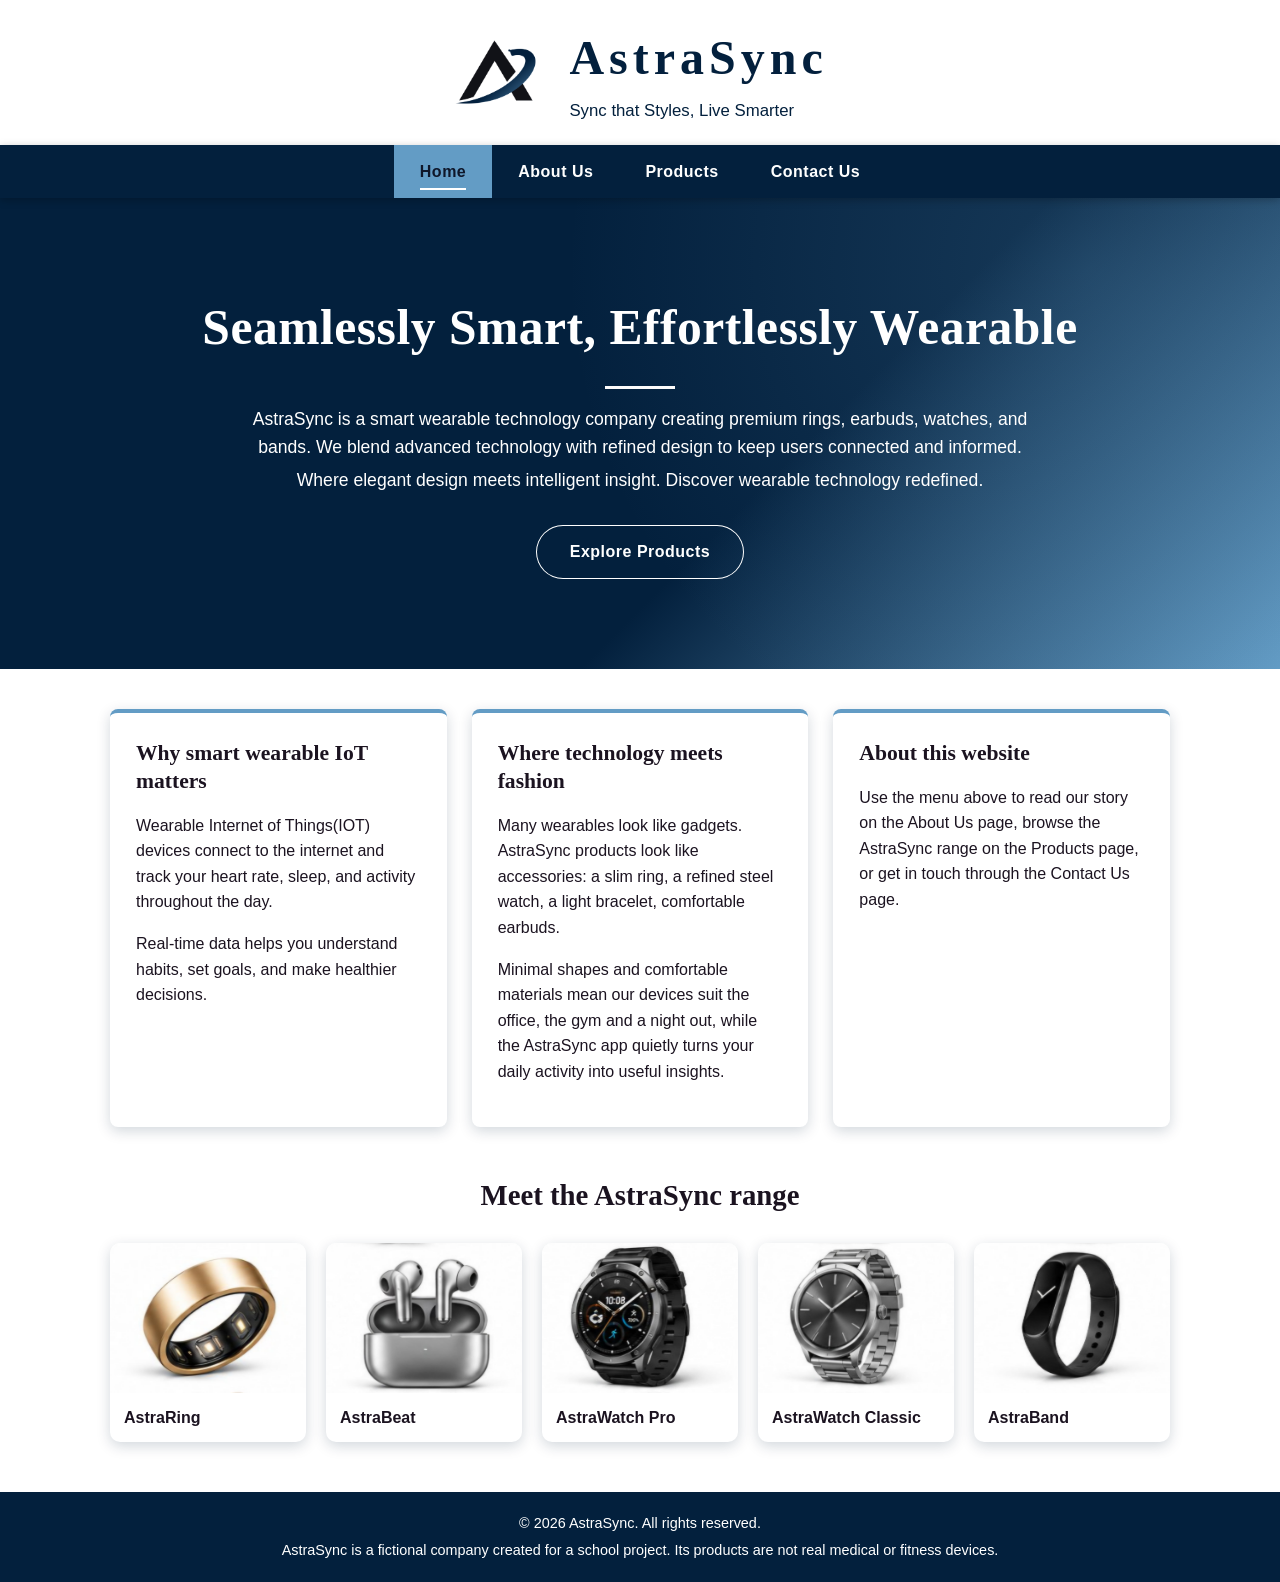
<file: index.html>
<!DOCTYPE html>                                                                                    
<html lang="en">                                                                                   
<head>                                                              <!-- Holds page information that is not shown on screen -->
  <meta charset="UTF-8">                                            <!-- Lets the browser display all characters correctly -->
  <meta name="viewport" content="width=device-width, initial-scale=1.0">                                    <!-- Makes the page fit phone and laptop screens -->
  <title>AstraSync | Home</title>                                   <!-- Text shown on the browser tab -->
  <link rel="stylesheet" href="style.css">                          <!-- Links the external stylesheet (style.css) -->
</head>                                                                                            
<body>                                                              <!-- Everything visible on the page goes inside body -->

  <header>                                                          <!-- HEADER: top banner with logo, company name and tagline (same on every page) -->
    <img src="images/astrasync-icon-large-transparent.png" alt="AstraSync logo" class="logo">               <!-- COMPANY LOGO. Put your logo file in the images folder. CLASS SELECTOR used here: .logo -->
    <div>                                                           <!-- Groups the company name and tagline together -->
      <h1 id="company-name" class="company-name">AstraSync</h1>     <!-- Company name in a heading tag. ID SELECTOR used here: #company-name. CLASS SELECTOR used here: .company-name -->
      <p class="tagline">Sync that Styles, Live Smarter</p>         <!-- Company tagline. CLASS SELECTOR used here: .tagline -->
    </div>                                                          <!-- End of the name and tagline group -->
  </header>                                                                                        

  <nav>                                                             
    <a href="index.html" class="active">Home</a>                    <!-- Link to Home page; class "active" highlights the current page (ED)-->
    <a href="aboutus.html">About Us</a>                             <!-- Link to About Us page   (ED)-->
    <a href="products.html">Products</a>                            <!-- Link to Products page   (ED)-->
    <a href="contactus.html">Contact Us</a>                         <!-- Link to Contact Us page (ED)-->
  </nav>                                                                                           

  <section class="hero">                                            <!-- HERO: full-width banner. It sits OUTSIDE main so it stretches across the whole page. CLASS SELECTOR used here: .hero -->
    <h2>Seamlessly Smart, Effortlessly Wearable</h2>                <!-- Main welcome heading (ED) -->
    <p>AstraSync is a smart wearable technology company creating premium rings, earbuds, watches, and bands. We blend advanced technology with refined design to keep users connected and informed.</p> <!-- Company intro (ED) -->
    <p>Where elegant design meets intelligent insight. Discover wearable technology redefined.</p>          <!-- Introduction: second line of a short puller (ED) -->
    <a href="products.html" class="hero-btn premium-cta">Explore Products</a>                               <!-- Button linking to the Products page. CLASS SELECTOR used here: .hero-btn -->
  </section> 

  <main>                                                            <!-- main unique content of the page (ED) -->

    <div class="card-row">                                          <!-- row, places 3 cards side by side, similar layout to garmin. Class selector used -> .card-row (ED)-->

      <section class="card">                                        <!-- Card 1. Class selector used -> .card (ED) -->
        <h2>Why smart wearable IoT matters</h2>                     <!-- Heading for the left 1st card (ED) -->
        <p>Wearable Internet of Things(IOT) devices connect to the internet and track your heart rate, sleep, and activity throughout the day.</p> <!-- Explains IoT simply -->
        <p>Real-time data helps you understand habits, set goals, and make healthier decisions.</p>         <!-- Explains why the data is useful -->
      </section> 

      <section class="card">                                        <!-- Card 2. Class selector used -> .card (ED) -->
        <h2>Where technology meets fashion</h2>                     <!-- Heading for the middle card 2 -->
        <p>Many wearables look like gadgets. AstraSync products look like accessories: a slim ring, a refined steel watch, a light bracelet, comfortable earbuds.</p> <!-- Explains the design approach -->
        <p>Minimal shapes and comfortable materials mean our devices suit the office, the gym and a night out, while the AstraSync app quietly turns your daily activity into useful insights.</p> <!-- Explains how design and technology combine -->
      </section> 

      <section class="card">                                        <!-- Card 3. Class selector used -> .card (ED) -->
        <h2>About this website</h2>                                 <!-- Heading for card 3 -->
        <p>Use the menu above to read our story on the About Us page, browse the AstraSync range on the Products page, or get in touch through the Contact Us page.</p> <!-- Brief description of the website and how to use it -->
      </section> 

    </div> 

    <section id="range">                                             <!-- RANGE: quick links to every product. ID SELECTOR used here: #range -->
      <h2 class="section-title">Meet the AstraSync range</h2>        <!-- Heading for the product tiles. CLASS SELECTOR used here: .section-title -->
      <div class="range-grid">                                       <!-- Grid that holds the product tiles. CLASS SELECTOR used here: .range-grid -->
        <a href="products.html" class="range-tile">                  <!-- Tile 1: opens the Products page -->
          <img src="images/astraringgold.jpg" alt="AstraRing in Gold finish" loading="lazy">
          <span>AstraRing</span>                                     <!-- Product name -->
        </a>              
        <a href="products.html" class="range-tile">                  <!-- Tile 2 -->
          <img src="images/astrabeatsilver.jpg" alt="AstraBeat earpieces in Silver finish" loading="lazy">
          <span>AstraBeat</span>                                     <!-- Product name -->
        </a> 
        <a href="products.html" class="range-tile">                  <!-- Tile 3 -->
          <img src="images/astrawatchproblack.jpg" alt="AstraWatch Pro in Black finish" loading="lazy">
          <span>AstraWatch Pro</span>                                <!-- Product name -->
        </a> 
        <a href="products.html" class="range-tile">                  <!-- Tile 4 -->
          <img src="images/astrawatchsilver.jpg" alt="AstraWatch Classic in Silver finish" loading="lazy">
          <span>AstraWatch Classic</span>                            <!-- Product name -->
        </a> 
        <a href="products.html" class="range-tile">                  <!-- Tile 5 -->
          <img src="images/astrabandblack.jpg" alt="AstraBand in Black finish" loading="lazy">
          <span>AstraBand</span>                                     <!-- Product name -->   
        </a> 
      </div> 
    </section> 

  </main>                                                            

  <footer>                                                           <!-- FOOTER: bottom banner (same on every page) -->
    <p>&copy; 2026 AstraSync. All rights reserved.</p>               <!-- Copyright line; &copy; shows the © symbol -->
    <p>AstraSync is a fictional company created for a school project. Its products are not real medical or fitness devices.</p> <!-- Disclaimer that the company is fictional -->
  </footer> 

</body>
</html>
</file>
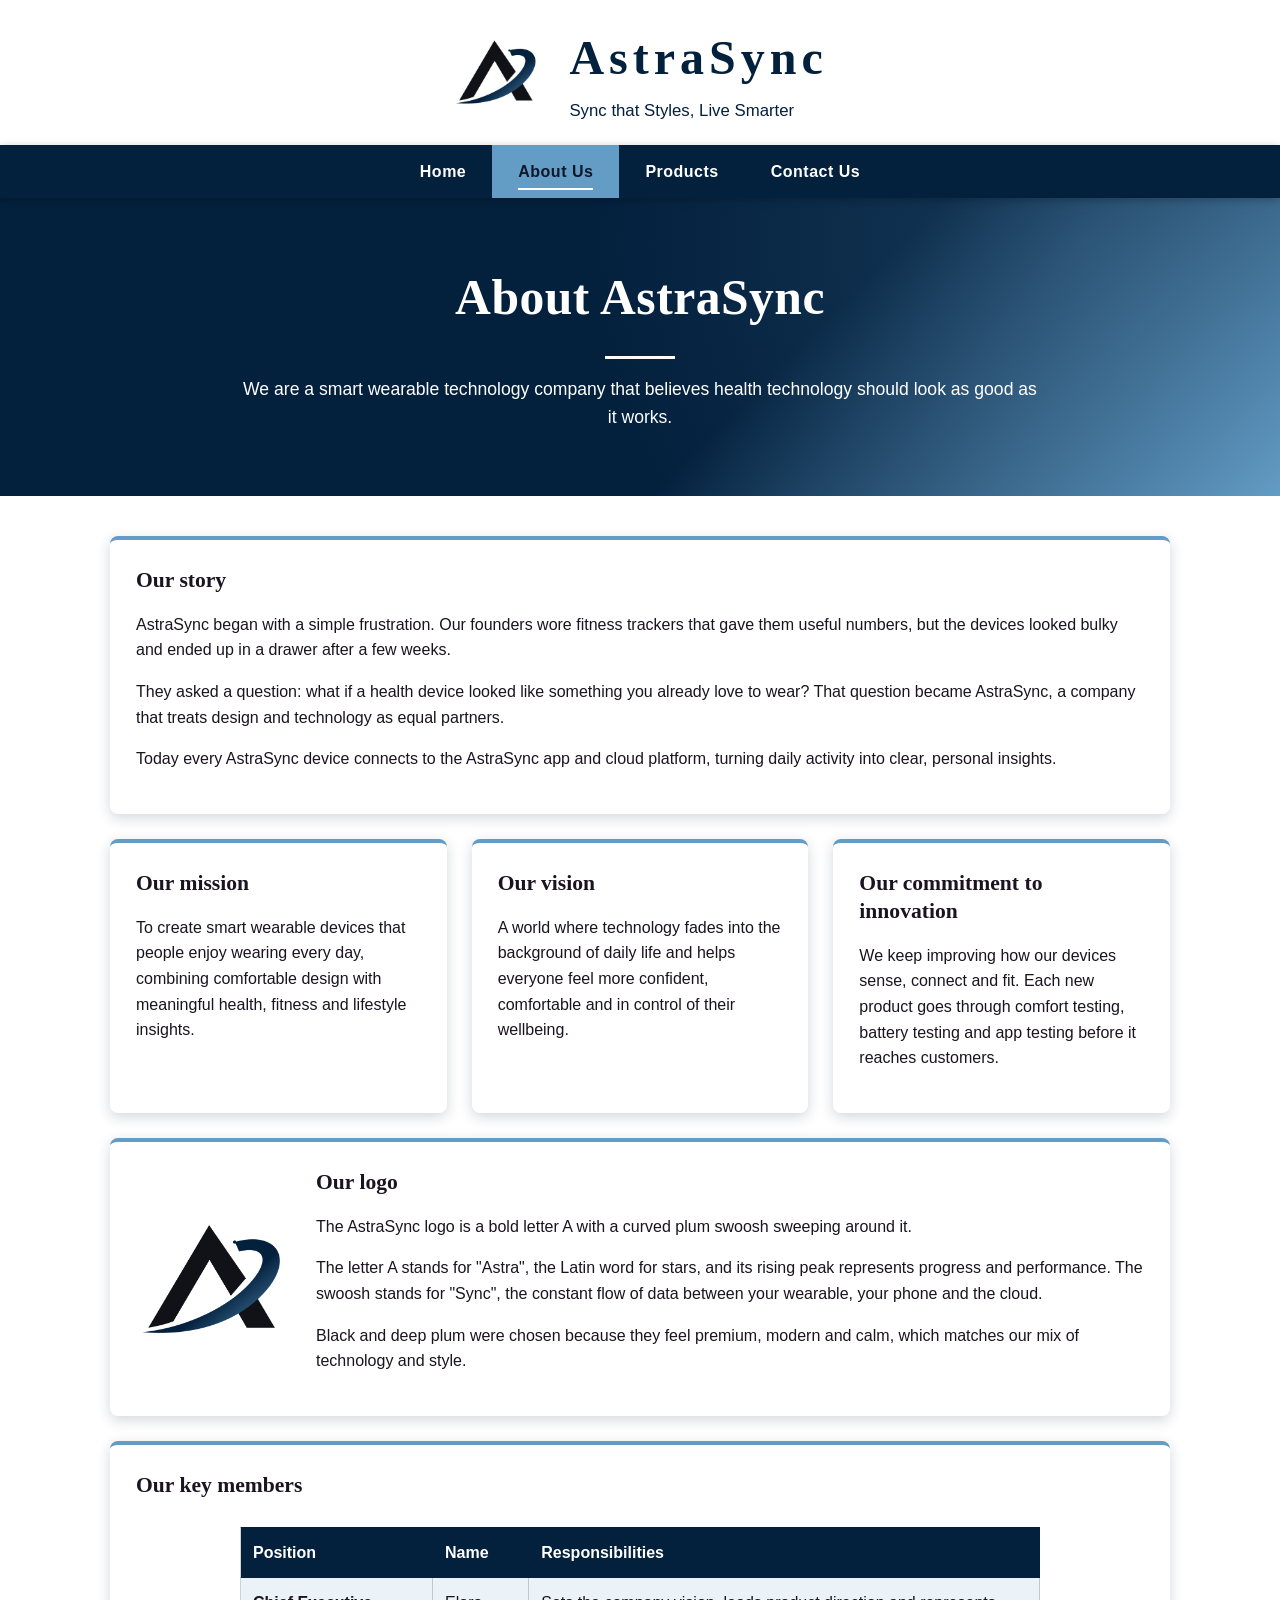
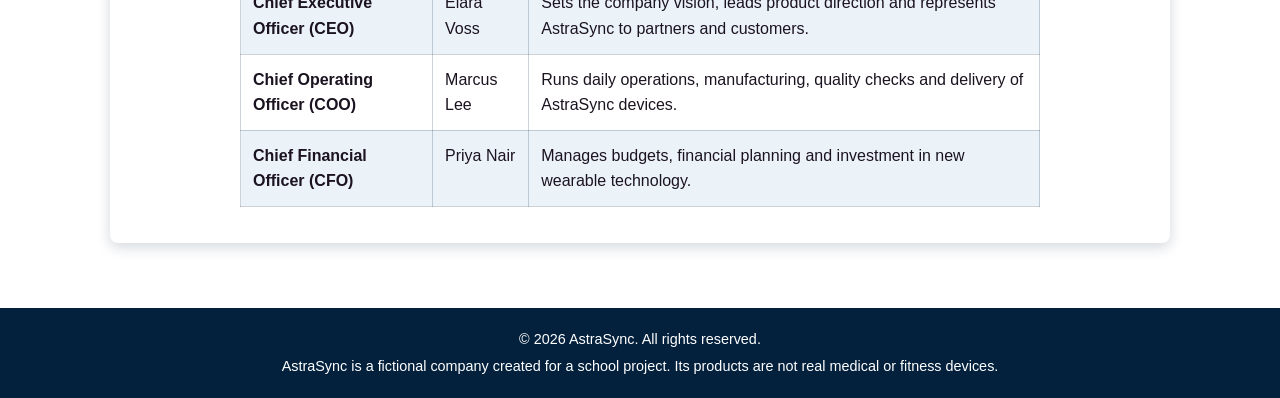
<file: aboutus.html>
<!DOCTYPE html> 
<html lang="en"> 
<head> 
  <meta charset="UTF-8"> 
  <meta name="viewport" content="width=device-width, initial-scale=1.0"> 
  <title>AstraSync | About Us</title>
  <link rel="stylesheet" href="style.css"> 
</head> 
<body>

  <header>                                                                           <!-- HEADER: top banner with logo, company name and tagline (same on every page) -->
    <img src="images/astrasync-icon-large-transparent.png" alt="AstraSync logo" class="logo"> 
    <div>                                                                            
      <h1 class="company-name">AstraSync</h1>                                        
      <p class="tagline">Sync that Styles, Live Smarter</p>                          
    </div> 
  </header> 

  <nav>                                                                              
    <a href="index.html">Home</a>                                                    <!-- Link to the Home page -->
    <a href="aboutus.html" class="active">About Us</a>                               <!-- Link to the About Us page; class "active" highlights the current page -->
    <a href="products.html">Products</a>                                             <!-- Link to the Products page -->
    <a href="contactus.html">Contact Us</a>                                          <!-- Link to the Contact Us page -->
  </nav> 

  <section class="hero hero-small">                                                  <!-- HERO: shorter full-width banner. CLASS SELECTORS used here: .hero and .hero-small -->
    <h2>About AstraSync</h2>                                                         <!-- Page heading -->
    <p>We are a smart wearable technology company that believes health technology should look as good as it works.</p> <!-- Short introduction to the page -->
  </section> 

  <main> 

    <section class="card">                                                           <!-- Story card. CLASS SELECTOR used here: .card -->
      <h2>Our story</h2>                                                             <!-- Heading for the company story -->
      <p>AstraSync began with a simple frustration. Our founders wore fitness trackers that gave them useful numbers, but the devices looked bulky and ended up in a drawer after a few weeks.</p> <!-- Why the company was founded (part 1) -->
      <p>They asked a question: what if a health device looked like something you already love to wear? That question became AstraSync, a company that treats design and technology as equal partners.</p> <!-- Why the company was founded (part 2) -->
      <p>Today every AstraSync device connects to the AstraSync app and cloud platform, turning daily activity into clear, personal insights.</p> <!-- How the products work together -->
    </section> 

    <div class="card-row">                                                           <!-- ROW: places the three cards side by side, same layout as the home page. CLASS SELECTOR used here: .card-row -->
   
      <section class="card">                                                         <!-- Mission card -->
        <h2>Our mission</h2>                                                         <!-- Heading for the mission -->
        <p>To create smart wearable devices that people enjoy wearing every day, combining comfortable design with meaningful health, fitness and lifestyle insights.</p> <!-- Mission statement -->
      </section>

      <section class="card">                                                         <!-- Vision card -->
        <h2>Our vision</h2>                                                          <!-- Heading for the vision -->
        <p>A world where technology fades into the background of daily life and helps everyone feel more confident, comfortable and in control of their wellbeing.</p> <!-- Vision statement -->
      </section> 

      <section class="card">                                                         <!-- Innovation card -->
        <h2>Our commitment to innovation</h2>                                        <!-- Heading for innovation -->
        <p>We keep improving how our devices sense, connect and fit. Each new product goes through comfort testing, battery testing and app testing before it reaches customers.</p> <!-- Commitment to innovation and quality -->
      </section> 

    </div> 

    <section class="card" id="logo-meaning"> <!-- Logo explanation card. ID SELECTOR used here: #logo-meaning -->
      <img src="images/astrasync-icon-large-transparent.png" alt="AstraSync logo" class="logo-large"> <!-- Large logo picture. CLASS SELECTOR used here: .logo-large -->
      <div class="logo-text"> <!-- Text beside the logo. CLASS SELECTOR used here: .logo-text -->
        <h2>Our logo</h2> <!-- Heading for the logo explanation -->
        <p>The AstraSync logo is a bold letter A with a curved plum swoosh sweeping around it.</p> <!-- Describes what the logo looks like (edit this if you change the logo) -->
        <p>The letter A stands for "Astra", the Latin word for stars, and its rising peak represents progress and performance. The swoosh stands for "Sync", the constant flow of data between your wearable, your phone and the cloud.</p> <!-- Explains the symbols and why they were chosen -->
        <p>Black and deep plum were chosen because they feel premium, modern and calm, which matches our mix of technology and style.</p> <!-- Explains the colour choice -->
      </div> <!-- End of the text group -->
    </section> <!-- End of logo card -->

    <section class="card"> <!-- Card for the management team table -->
      <h2>Our key members</h2> <!-- Heading for the team table -->
      <div class="table-wrap"> <!-- Wrapper that lets the table scroll sideways on small screens. CLASS SELECTOR used here: .table-wrap -->
        <table id="team-table" class="info-table"> <!-- Team table. ID SELECTOR: #team-table. CLASS SELECTOR: .info-table (width set in style.css, at least 600px) -->
          <tr> <!-- Header row of the table -->
            <th>Position</th> <!-- Column heading: job title -->
            <th>Name</th> <!-- Column heading: person's name -->
            <th>Responsibilities</th> <!-- Column heading: what they do -->
          </tr> <!-- End of header row -->
          <tr> <!-- Row for the CEO -->
            <td>Chief Executive Officer (CEO)</td> <!-- CEO job title -->
            <td>Elara Voss</td> <!-- CEO name (fictional, you can change it) -->
            <td>Sets the company vision, leads product direction and represents AstraSync to partners and customers.</td> <!-- CEO responsibilities -->
          </tr> <!-- End of CEO row -->
          <tr> <!-- Row for the COO -->
            <td>Chief Operating Officer (COO)</td> <!-- COO job title -->
            <td>Marcus Lee</td> <!-- COO name (fictional, you can change it) -->
            <td>Runs daily operations, manufacturing, quality checks and delivery of AstraSync devices.</td> <!-- COO responsibilities -->
          </tr> <!-- End of COO row -->
          <tr> <!-- Row for the CFO -->
            <td>Chief Financial Officer (CFO)</td> <!-- CFO job title -->
            <td>Priya Nair</td> <!-- CFO name (fictional, you can change it) -->
            <td>Manages budgets, financial planning and investment in new wearable technology.</td> <!-- CFO responsibilities -->
          </tr> <!-- End of CFO row -->
        </table> <!-- End of table -->
      </div> <!-- End of the table wrapper -->
    </section> <!-- End of team card -->

  </main> 

  <footer> 
    <p>&copy; 2026 AstraSync. All rights reserved.</p>
    <p>AstraSync is a fictional company created for a school project. Its products are not real medical or fitness devices.</p>
  </footer> 

</body> 
</html>
</file>
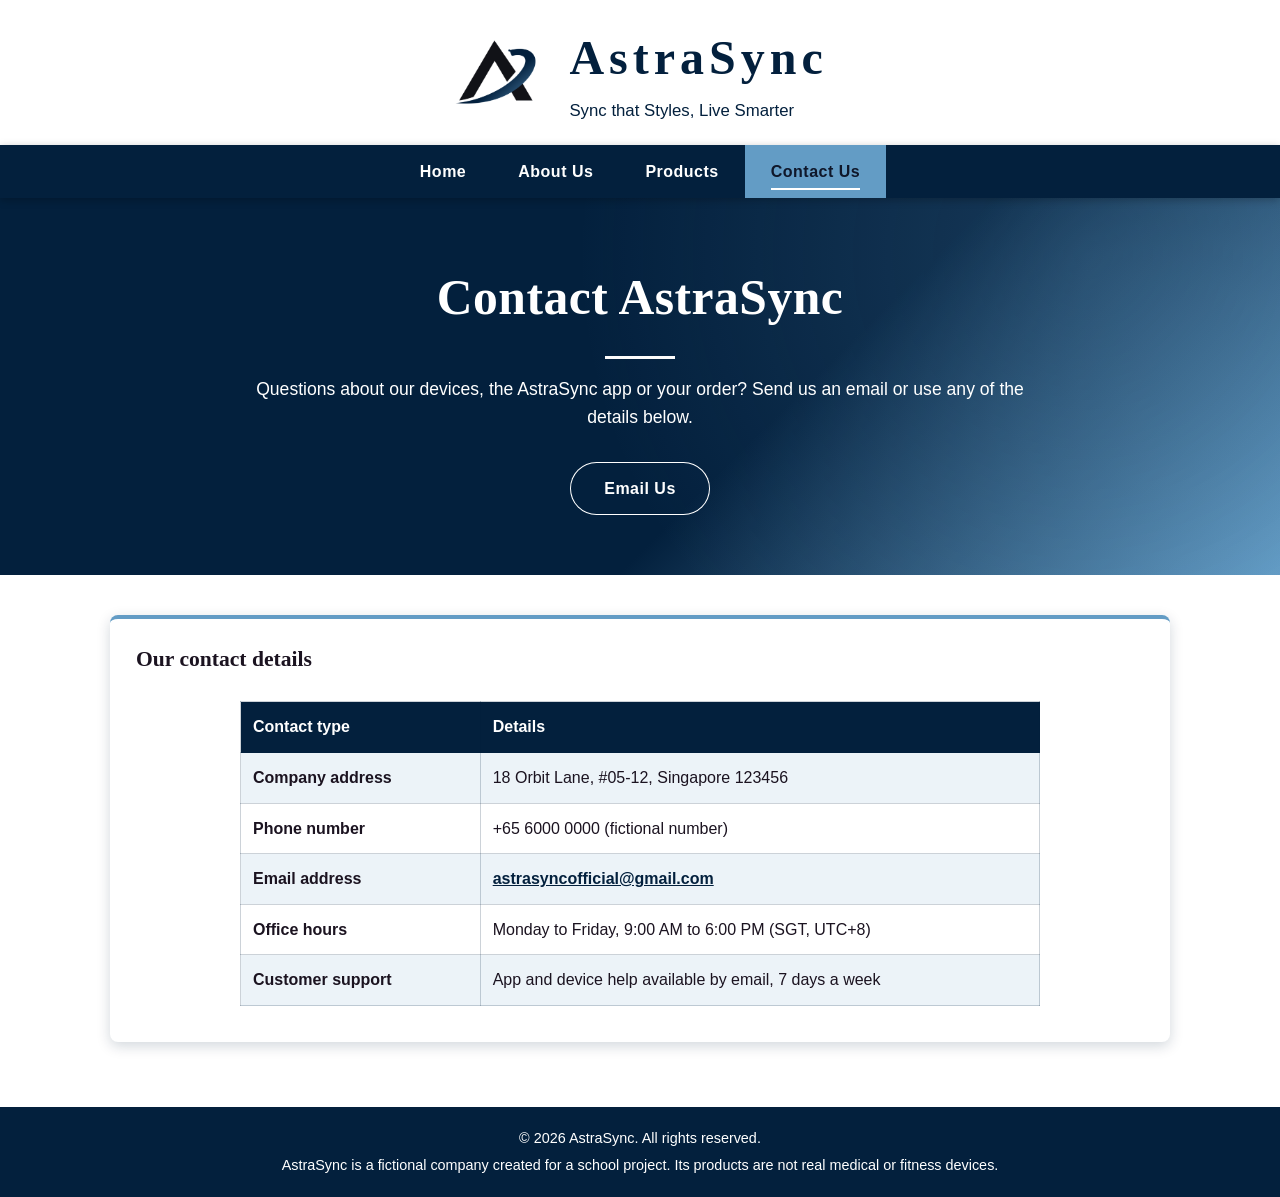
<file: contactus.html>
<!DOCTYPE html> 
<html lang="en"> 
<head> 
  <meta charset="UTF-8">
  <meta name="viewport" content="width=device-width, initial-scale=1.0"> 
  <title>AstraSync | Contact Us</title>
  <link rel="stylesheet" href="style.css"> 
</head> 
<body>

  <header>                                                                  <!-- HEADER: top banner with logo, company name and tagline (same on every page) -->
    <img src="images/astrasync-icon-large-transparent.png" alt="AstraSync logo" class="logo"> 
    <div>                                                                   
      <h1 class="company-name">AstraSync</h1>                               
      <p class="tagline">Sync that Styles, Live Smarter</p>                 
    </div> 
  </header> 

  <nav>                                                                     
    <a href="index.html">Home</a>                                           <!-- Link to the Home page -->
    <a href="aboutus.html">About Us</a>                                     <!-- Link to the About Us page -->
    <a href="products.html">Products</a>                                    <!-- Link to the Products page -->
    <a href="contactus.html" class="active">Contact Us</a>                  <!-- Link to the Contact Us page; class "active" highlights the current page -->
  </nav> 

  <section class="hero hero-small">                                         <!-- HERO: shorter full-width banner. CLASS SELECTORS used here: .hero and .hero-small -->
    <h2>Contact AstraSync</h2>                                              <!-- Page heading -->
    <p>Questions about our devices, the AstraSync app or your order? Send us an email or use any of the details below.</p> <!-- Short intro to the page -->
    <a href="mailto:astrasyncofficial@gmail.com" class="hero-btn premium-cta">Email Us</a> 
  </section> 

  <main> 

    <section class="card">                                  <!-- Contact card. CLASS SELECTOR used here: .card -->
      <h2>Our contact details</h2>                          <!-- Heading for the contact table -->
      <div class="table-wrap">                              <!-- Wrapper that lets the table scroll sideways on small screens. CLASS SELECTOR used here: .table-wrap -->
        <table id="contact-table" class="info-table">       <!-- Contact table. ID SELECTOR: #contact-table. CLASS SELECTOR: .info-table (width set in style.css, at least 600px) -->
          <tr>                                              <!-- Header row of the table -->
            <th>Contact type</th>                           <!-- Column heading: kind of contact -->
            <th>Details</th>                                <!-- Column heading: the actual details -->
          </tr>                           
          <tr>                           <!-- Row for the address -->
            <td>Company address</td>     <!-- Label: the address -->
            <td>18 Orbit Lane, #05-12, Singapore 123456</td> 
          </tr>                           
          <tr>                           <!-- Row for the phone number -->
            <td>Phone number</td>                           
            <td>+65 6000 0000 (fictional number)</td> 
          </tr> 
          <tr>                           <!-- Row for the email address -->
            <td>Email address</td> 
            <td><a href="mailto:astrasyncofficial@gmail.com">astrasyncofficial@gmail.com</a></td> 
          </tr> 
          <tr>                           <!-- Row for the office hours -->
            <td>Office hours</td> 
            <td>Monday to Friday, 9:00 AM to 6:00 PM (SGT, UTC+8)</td> 
          </tr> 
          <tr>                           <!-- Row for customer support -->
            <td>Customer support</td> 
            <td>App and device help available by email, 7 days a week</td> 
          </tr> 
        </table>
      </div> 
    </section> 

  </main> 

  <footer> <!-- FOOTER: bottom banner (same on every page) -->
    <p>&copy; 2026 AstraSync. All rights reserved.</p> <!-- Copyright line; &copy; shows the © symbol -->
    <p>AstraSync is a fictional company created for a school project. Its products are not real medical or fitness devices.</p> <!-- Disclaimer that the company is fictional -->
  </footer>

</body>
</html>
</file>
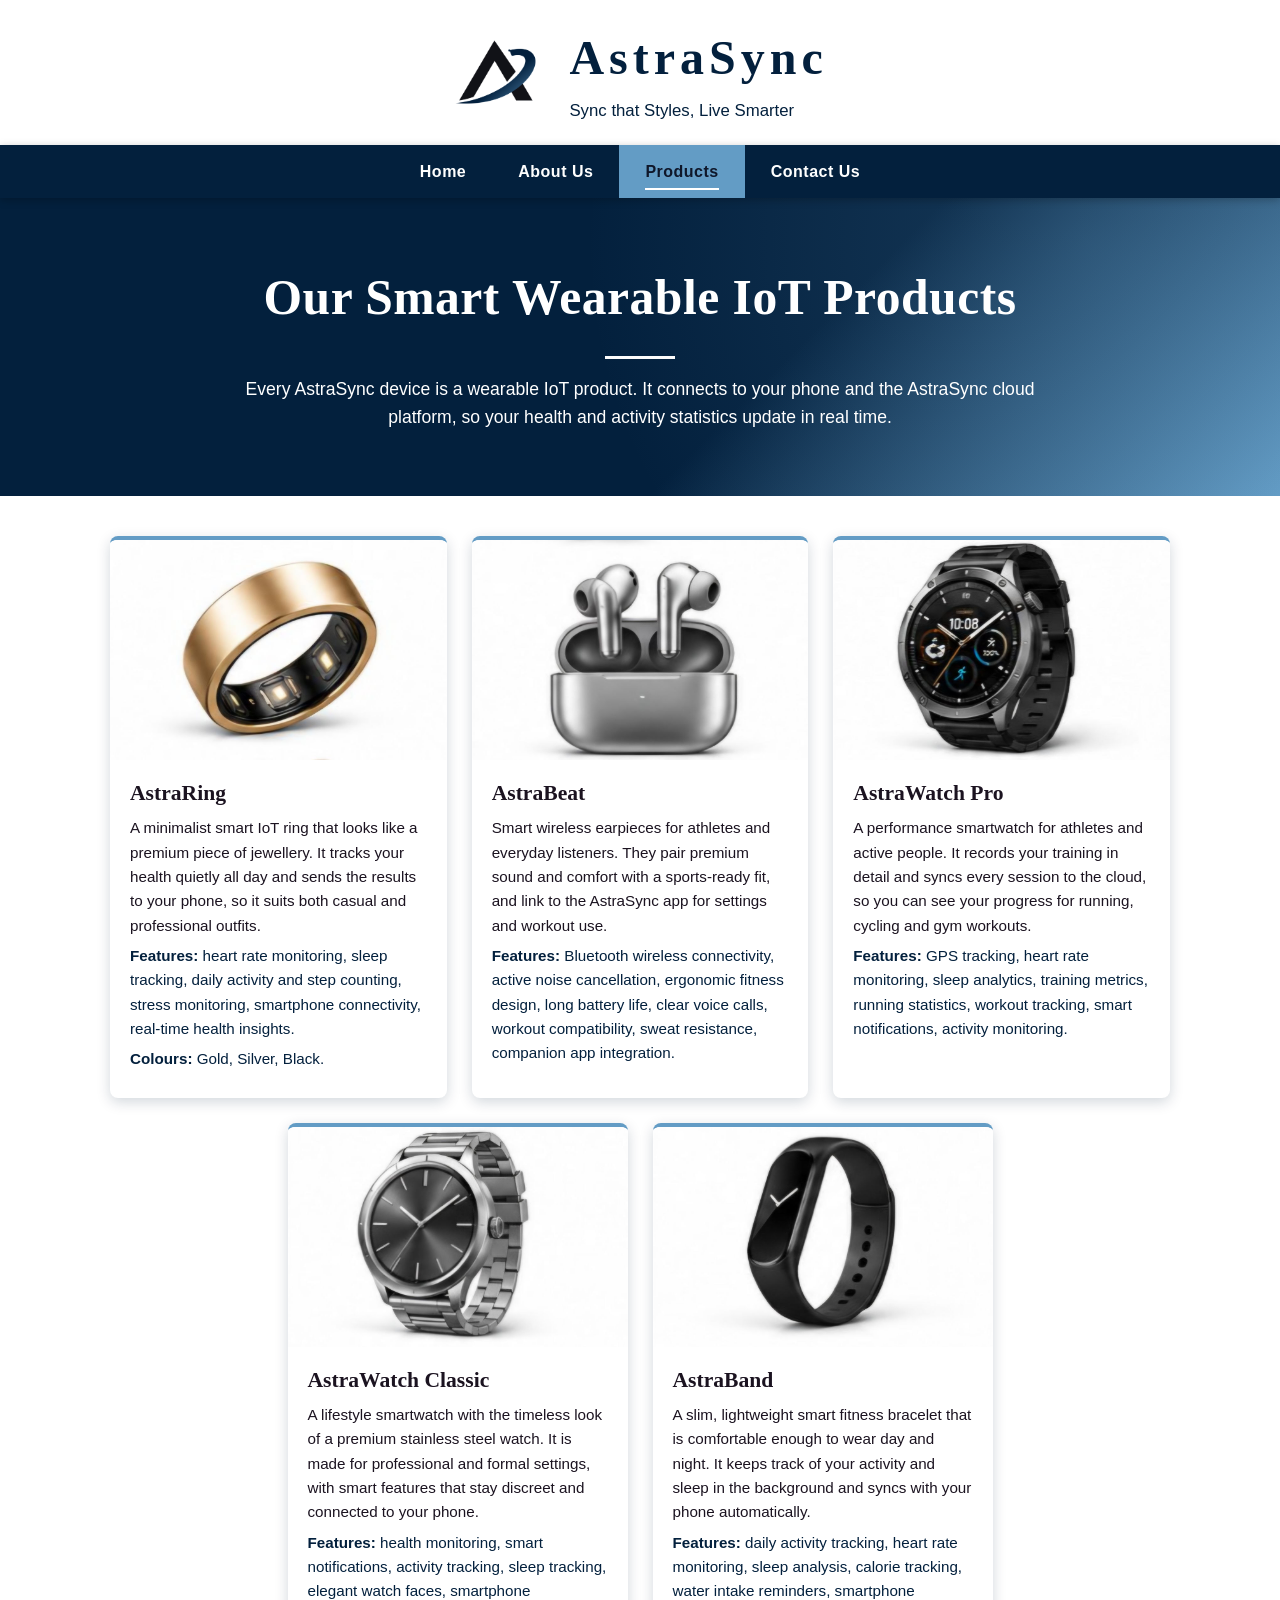
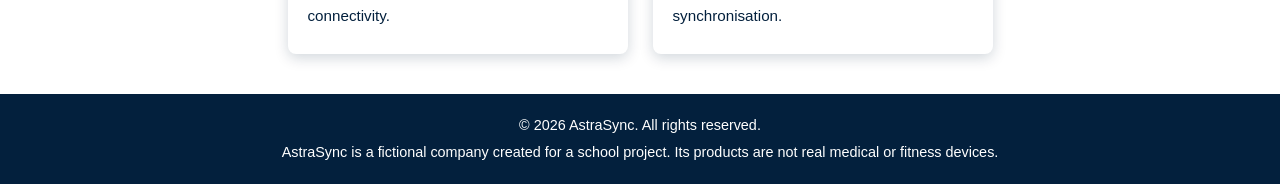
<file: products.html>
<!DOCTYPE html>                                                                               
<html lang="en">                                                                              
<head>                                                                                        
  <meta charset="UTF-8">                                                                      
  <meta name="viewport" content="width=device-width, initial-scale=1.0">                      
  <title>AstraSync | Products</title>                                                         
  <link rel="stylesheet" href="style.css">                                                    
</head>                                                                                       
<body>                                                                                        

  <header>                                                                                    <!-- HEADER: top banner with logo, company name and tagline (same on every page) -->
    <img src="images/astrasync-icon-large-transparent.png" alt="AstraSync logo" class="logo"> 
    <div>                                                                                     
      <h1 class="company-name">AstraSync</h1>                                                 
      <p class="tagline">Sync that Styles, Live Smarter</p>                                   
    </div>                                                                                    
  </header> 

  <nav>                                                                                       
    <a href="index.html">Home</a>                                                             <!-- Link to the Home page -->
    <a href="aboutus.html">About Us</a>                                                       <!-- Link to the About Us page -->
    <a href="products.html" class="active">Products</a>                                       <!-- Link to the Products page; class "active" highlights the current page -->
    <a href="contactus.html">Contact Us</a>                                                   <!-- Link to the Contact Us page -->
  </nav>    

  <section class="hero hero-small">                                                           <!-- HERO: shorter full-width banner. CLASS SELECTORS used here: .hero and .hero-small -->
    <h2>Our Smart Wearable IoT Products</h2>                                                  <!-- Page heading -->
    <p>Every AstraSync device is a wearable IoT product. It connects to your phone and the AstraSync cloud platform, so your health and activity statistics update in real time.</p> <!-- Short intro that explains the IoT idea -->
  </section> 

  <main> 

    <section id="product-gallery">                                                            <!-- PHOTO GALLERY holding all products. ID SELECTOR used here: #product-gallery -->

      <a href="products%20links/astraring.html" class="product-card-link" aria-label="View AstraRing details and purchase options">
      <article class="card product-card">                                                     <!-- PRODUCT 1. CLASS SELECTORS used here: .card and .product-card -->
        <img src="images/astraringgold.jpg" alt="AstraRing in Gold finish">
        <h3>AstraRing</h3>                                                                    <!-- Product name -->
        <p>A minimalist smart IoT ring that looks like a premium piece of jewellery. It tracks your health quietly all day and sends the results to your phone, so it suits both casual and professional outfits.</p> <!-- Product description -->
        <p class="features"><strong>Features:</strong> heart rate monitoring, sleep tracking, daily activity and step counting, stress monitoring, smartphone connectivity, real-time health insights.</p> <!-- Feature list. CLASS SELECTOR used here: .features -->
        <p class="features"><strong>Colours:</strong> Gold, Silver, Black.</p>                
      </article>                                                                              <!-- End product 1 -->
      </a>

      <a href="products%20links/astrabeat.html" class="product-card-link" aria-label="View AstraBeat details and purchase options">
      <article class="card product-card">                                                     <!-- PRODUCT 2. CLASS SELECTORS used here: .card and .product-card -->
        <img src="images/astrabeatsilver.jpg" alt="AstraBeat earpieces in Silver finish">
        <h3>AstraBeat</h3>                                                                    <!-- Product name -->
        <p>Smart wireless earpieces for athletes and everyday listeners. They pair premium sound and comfort with a sports-ready fit, and link to the AstraSync app for settings and workout use.</p> <!-- Product description -->
        <p class="features"><strong>Features:</strong> Bluetooth wireless connectivity, active noise cancellation, ergonomic fitness design, long battery life, clear voice calls, workout compatibility, sweat resistance, companion app integration.</p> <!-- Feature list. CLASS SELECTOR used here: .features -->
      </article>                                                                              <!-- End product 2 -->
      </a>

      <a href="products%20links/astrawatchpro.html" class="product-card-link" aria-label="View AstraWatch Pro details and purchase options">
      <article class="card product-card">                                                     <!-- PRODUCT 3. CLASS SELECTORS used here: .card and .product-card -->
        <img src="images/astrawatchproblack.jpg" alt="AstraWatch Pro in Black finish">
        <h3>AstraWatch Pro</h3>                                                               <!-- Product name -->
        <p>A performance smartwatch for athletes and active people. It records your training in detail and syncs every session to the cloud, so you can see your progress for running, cycling and gym workouts.</p> <!-- Product description -->
        <p class="features"><strong>Features:</strong> GPS tracking, heart rate monitoring, sleep analytics, training metrics, running statistics, workout tracking, smart notifications, activity monitoring.</p> <!-- Feature list. CLASS SELECTOR used here: .features -->
      </article>                                                                              <!-- End product 3 -->
      </a>

      <a href="products%20links/astrawatch.html" class="product-card-link" aria-label="View AstraWatch Classic details and purchase options">
      <article class="card product-card">                                                     <!-- PRODUCT 4. CLASS SELECTORS used here: .card and .product-card -->
        <img src="images/astrawatchsilver.jpg" alt="AstraWatch Classic in Silver finish">
        <h3>AstraWatch Classic</h3>                                                           <!-- Product name -->
        <p>A lifestyle smartwatch with the timeless look of a premium stainless steel watch. It is made for professional and formal settings, with smart features that stay discreet and connected to your phone.</p> <!-- Product description -->
        <p class="features"><strong>Features:</strong> health monitoring, smart notifications, activity tracking, sleep tracking, elegant watch faces, smartphone connectivity.</p> <!-- Feature list. CLASS SELECTOR used here: .features -->
      </article>                                                                              <!-- End product 4 -->
      </a>

      <a href="products%20links/astraband.html" class="product-card-link" aria-label="View AstraBand details and purchase options">
      <article class="card product-card">                                                     <!-- PRODUCT 5. CLASS SELECTORS used here: .card and .product-card -->
        <img src="images/astrabandblack.jpg" alt="AstraBand in Black finish">
        <h3>AstraBand</h3>                                                                    <!-- Product name -->
        <p>A slim, lightweight smart fitness bracelet that is comfortable enough to wear day and night. It keeps track of your activity and sleep in the background and syncs with your phone automatically.</p> <!-- Product description -->
        <p class="features"><strong>Features:</strong> daily activity tracking, heart rate monitoring, sleep analysis, calorie tracking, water intake reminders, smartphone synchronisation.</p> <!-- Feature list. CLASS SELECTOR used here: .features -->
      </article>                                                                              <!-- End product 5 -->
      </a>

    </section> 

  </main> 

  <footer>                                                                                     
    <p>&copy; 2026 AstraSync. All rights reserved.</p>                                        
    <p>AstraSync is a fictional company created for a school project. Its products are not real medical or fitness devices.</p> 
  </footer> 

</body> 
</html>
</file>
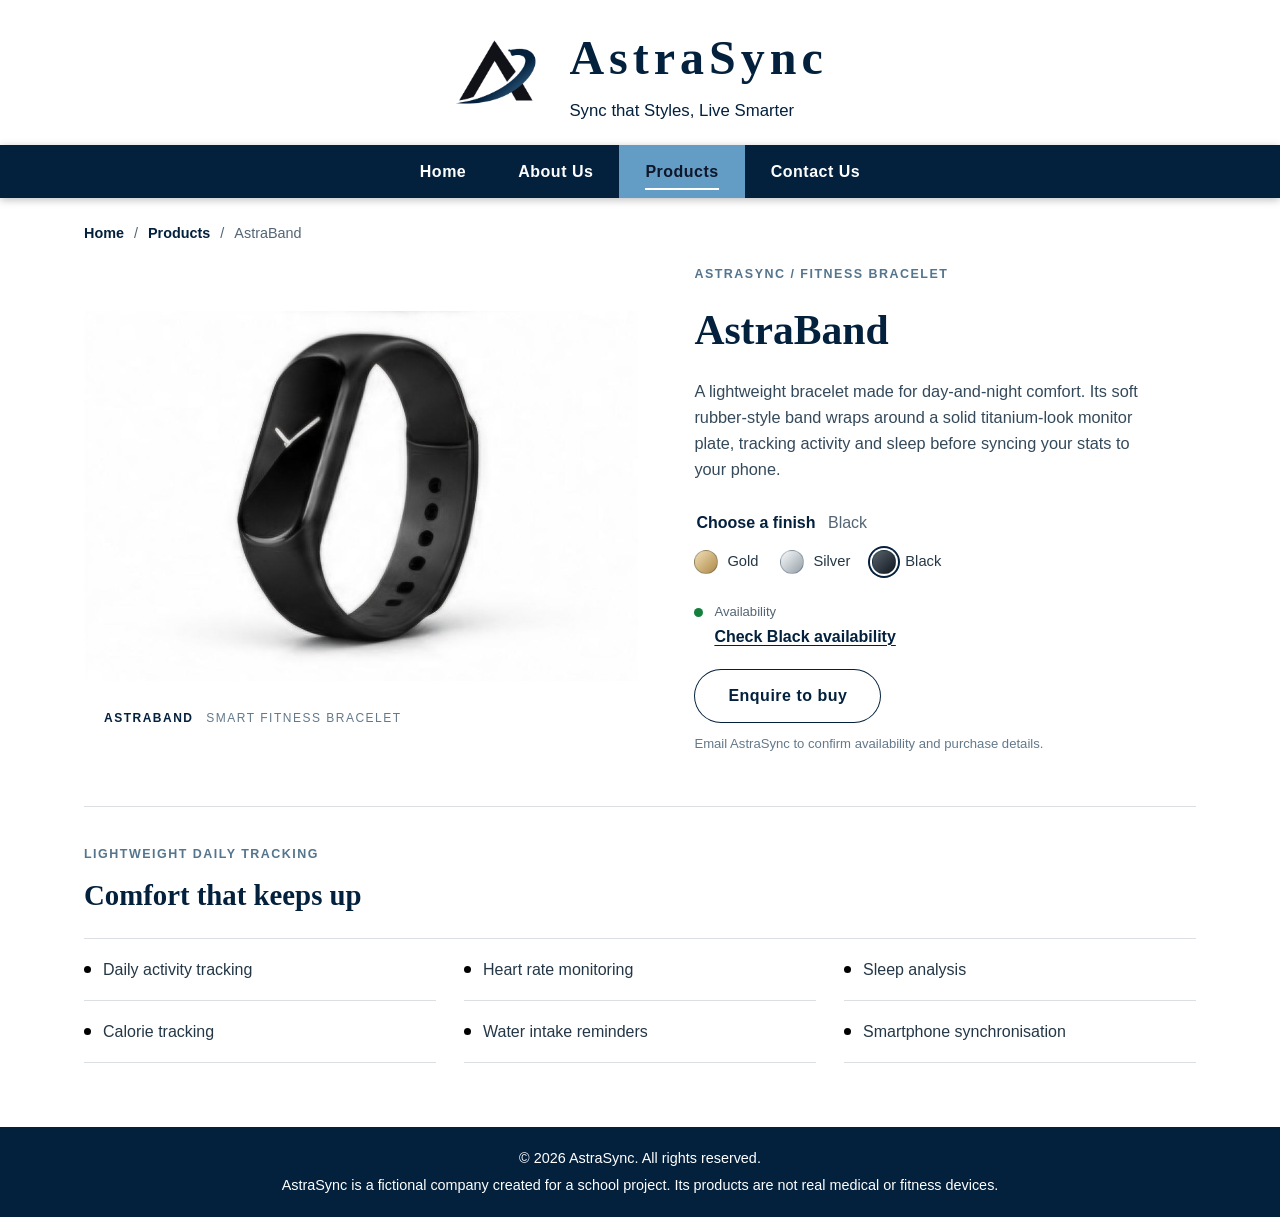
<file: products links/astraband.html>
<!DOCTYPE html>
<html lang="en">
<head>
	<meta charset="UTF-8">
	<meta name="viewport" content="width=device-width, initial-scale=1.0">
	<meta name="description" content="Explore AstraBand, the smart fitness bracelet by AstraSync.">
	<title>AstraSync | AstraBand</title>
	<link rel="stylesheet" href="../style.css">
</head>
<body>
	<header>
		<img src="../images/astrasync-icon-large-transparent.png" alt="AstraSync logo" class="logo">
		<div>
			<h1 class="company-name">AstraSync</h1>
			<p class="tagline">Sync that Styles, Live Smarter</p>
		</div>
	</header>

	<nav>
		<a href="../index.html">Home</a>
		<a href="../aboutus.html">About Us</a>
		<a href="../products.html" class="active">Products</a>
		<a href="../contactus.html">Contact Us</a>
	</nav>

	<main class="ring-page">
		<div class="ring-breadcrumb" aria-label="Breadcrumb">
			<a href="../index.html">Home</a>
			<span aria-hidden="true">/</span>
			<a href="../products.html">Products</a>
			<span aria-hidden="true">/</span>
			<span aria-current="page">AstraBand</span>
		</div>

		<section class="ring-showcase" aria-labelledby="band-title">
			<div class="ring-visual band-visual">
				<img class="product-detail-image" id="band-image" src="../images/astrabandblack.jpg" alt="AstraBand in Black finish">
				<p class="ring-visual-caption band-visual-caption">ASTRABAND <span>SMART FITNESS BRACELET</span></p>
			</div>

			<div class="ring-details">
				<p class="ring-kicker">ASTRASYNC / FITNESS BRACELET</p>
				<h2 id="band-title">AstraBand</h2>
				<p class="ring-description">A lightweight bracelet made for day-and-night comfort. Its soft rubber-style band wraps around a solid titanium-look monitor plate, tracking activity and sleep before syncing your stats to your phone.</p>

				<fieldset class="ring-finish-picker">
					<legend>Choose a finish <span id="band-selected-finish">Black</span></legend>
					<div class="ring-finish-options">
						<label class="ring-finish-option">
							<input type="radio" name="band-finish" value="gold">
							<span class="ring-swatch ring-swatch-gold" aria-hidden="true"></span>
							<span>Gold</span>
						</label>
						<label class="ring-finish-option">
							<input type="radio" name="band-finish" value="silver">
							<span class="ring-swatch ring-swatch-silver" aria-hidden="true"></span>
							<span>Silver</span>
						</label>
						<label class="ring-finish-option">
							<input type="radio" name="band-finish" value="black" checked>
							<span class="ring-swatch ring-swatch-black" aria-hidden="true"></span>
							<span>Black</span>
						</label>
					</div>
				</fieldset>

				<div class="ring-availability">
					<span class="availability-indicator" aria-hidden="true"></span>
					<div>
						<p>Availability</p>
						<a id="band-availability" href="mailto:astrasyncofficial@gmail.com?subject=AstraBand%20availability%20-%20Black">Check Black availability</a>
					</div>
				</div>

				<a id="band-purchase" class="hero-btn premium-cta ring-buy-button" href="mailto:astrasyncofficial@gmail.com?subject=AstraBand%20purchase%20enquiry%20-%20Black">Enquire to buy</a>
				<p class="ring-purchase-note">Email AstraSync to confirm availability and purchase details.</p>
			</div>
		</section>

		<section class="ring-features" aria-labelledby="band-features-title">
			<div class="ring-section-heading">
				<p class="ring-kicker">LIGHTWEIGHT DAILY TRACKING</p>
				<h2 id="band-features-title">Comfort that keeps up</h2>
			</div>
			<ul class="ring-feature-list">
				<li>Daily activity tracking</li>
				<li>Heart rate monitoring</li>
				<li>Sleep analysis</li>
				<li>Calorie tracking</li>
				<li>Water intake reminders</li>
				<li>Smartphone synchronisation</li>
			</ul>
		</section>
	</main>

	<footer>
		<p>&copy; 2026 AstraSync. All rights reserved.</p>
		<p>AstraSync is a fictional company created for a school project. Its products are not real medical or fitness devices.</p>
	</footer>

	<script>
		const finishes = {
			gold: { label: "Gold", dark: "#8B6A35", mid: "#C6A15B", light: "#F3DFAF" },
			silver: { label: "Silver", dark: "#78838B", mid: "#C3CCD1", light: "#F7FAFB" },
			black: { label: "Black", dark: "#101820", mid: "#303A42", light: "#7F8B92" }
		};

		const bandImage = document.querySelector("#band-image");
		const selectedFinish = document.querySelector("#band-selected-finish");
		const availabilityLink = document.querySelector("#band-availability");
		const purchaseLink = document.querySelector("#band-purchase");

		document.querySelectorAll('input[name="band-finish"]').forEach((option) => {
			option.addEventListener("change", () => {
				const finish = finishes[option.value];
				const subjectFinish = encodeURIComponent(finish.label);

				bandImage.src = `../images/astraband${option.value}.jpg`;
				bandImage.alt = `AstraBand in ${finish.label} finish`;
				selectedFinish.textContent = finish.label;
				availabilityLink.textContent = `Check ${finish.label} availability`;
				availabilityLink.href = `mailto:astrasyncofficial@gmail.com?subject=AstraBand%20availability%20-%20${subjectFinish}`;
				purchaseLink.href = `mailto:astrasyncofficial@gmail.com?subject=AstraBand%20purchase%20enquiry%20-%20${subjectFinish}`;
			});
		});

		const initialFinish = document.querySelector('input[name="band-finish"]:checked');
		if (initialFinish) {
			initialFinish.dispatchEvent(new Event("change"));
		}
	</script>
</body>
</html>
</file>
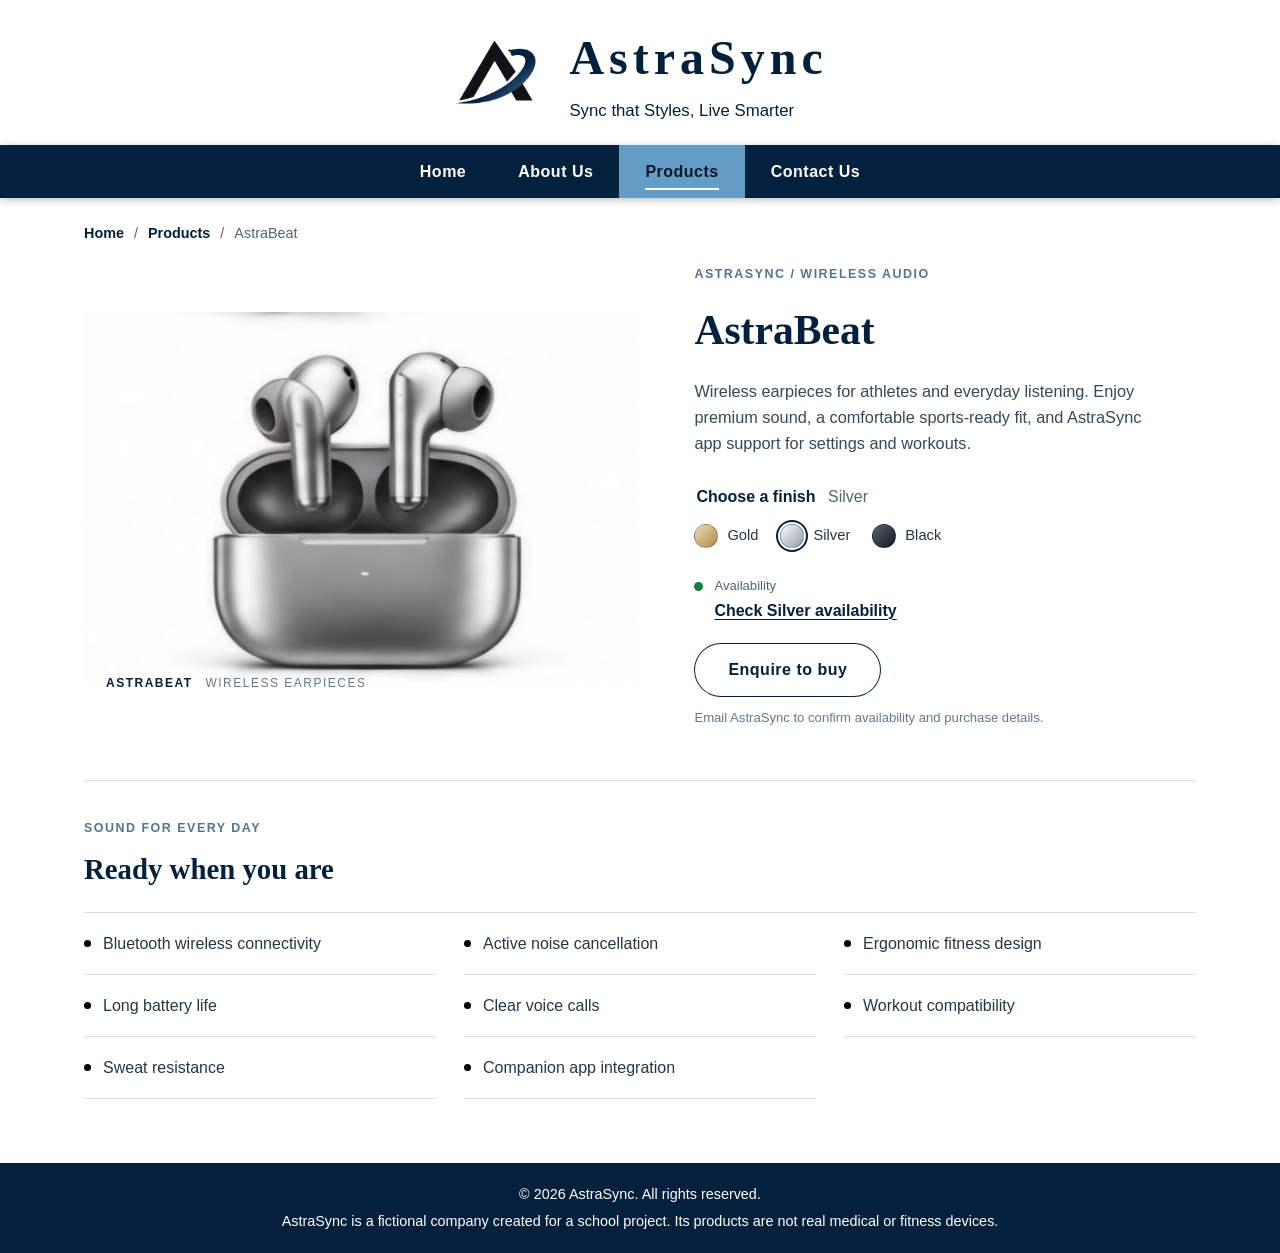
<file: products links/astrabeat.html>
<!DOCTYPE html>
<html lang="en">
<head>
	<meta charset="UTF-8">
	<meta name="viewport" content="width=device-width, initial-scale=1.0">
	<meta name="description" content="Explore AstraBeat wireless earpieces by AstraSync.">
	<title>AstraSync | AstraBeat</title>
	<link rel="stylesheet" href="../style.css">
</head>
<body>
	<header>
		<img src="../images/astrasync-icon-large-transparent.png" alt="AstraSync logo" class="logo">
		<div>
			<h1 class="company-name">AstraSync</h1>
			<p class="tagline">Sync that Styles, Live Smarter</p>
		</div>
	</header>

	<nav>
		<a href="../index.html">Home</a>
		<a href="../aboutus.html">About Us</a>
		<a href="../products.html" class="active">Products</a>
		<a href="../contactus.html">Contact Us</a>
	</nav>

	<main class="ring-page">
		<div class="ring-breadcrumb" aria-label="Breadcrumb">
			<a href="../index.html">Home</a>
			<span aria-hidden="true">/</span>
			<a href="../products.html">Products</a>
			<span aria-hidden="true">/</span>
			<span aria-current="page">AstraBeat</span>
		</div>

		<section class="ring-showcase" aria-labelledby="beat-title">
			<div class="ring-visual">
				<img class="product-detail-image" id="beat-image" src="../images/astrabeatsilver.jpg" alt="AstraBeat earpieces and charging case in Silver finish">
				<p class="ring-visual-caption">ASTRABEAT <span>WIRELESS EARPIECES</span></p>
			</div>

			<div class="ring-details">
				<p class="ring-kicker">ASTRASYNC / WIRELESS AUDIO</p>
				<h2 id="beat-title">AstraBeat</h2>
				<p class="ring-description">Wireless earpieces for athletes and everyday listening. Enjoy premium sound, a comfortable sports-ready fit, and AstraSync app support for settings and workouts.</p>

				<fieldset class="ring-finish-picker">
					<legend>Choose a finish <span id="selected-finish">Silver</span></legend>
					<div class="ring-finish-options">
						<label class="ring-finish-option">
							<input type="radio" name="beat-finish" value="gold">
							<span class="ring-swatch ring-swatch-gold" aria-hidden="true"></span>
							<span>Gold</span>
						</label>
						<label class="ring-finish-option">
							<input type="radio" name="beat-finish" value="silver" checked>
							<span class="ring-swatch ring-swatch-silver" aria-hidden="true"></span>
							<span>Silver</span>
						</label>
						<label class="ring-finish-option">
							<input type="radio" name="beat-finish" value="black">
							<span class="ring-swatch ring-swatch-black" aria-hidden="true"></span>
							<span>Black</span>
						</label>
					</div>
				</fieldset>

				<div class="ring-availability">
					<span class="availability-indicator" aria-hidden="true"></span>
					<div>
						<p>Availability</p>
						<a id="availability-link" href="mailto:astrasyncofficial@gmail.com?subject=AstraBeat%20availability%20-%20Silver">Check Silver availability</a>
					</div>
				</div>

				<a id="purchase-link" class="hero-btn premium-cta ring-buy-button" href="mailto:astrasyncofficial@gmail.com?subject=AstraBeat%20purchase%20enquiry%20-%20Silver">Enquire to buy</a>
				<p class="ring-purchase-note">Email AstraSync to confirm availability and purchase details.</p>
			</div>
		</section>

		<section class="ring-features" aria-labelledby="beat-features-title">
			<div class="ring-section-heading">
				<p class="ring-kicker">SOUND FOR EVERY DAY</p>
				<h2 id="beat-features-title">Ready when you are</h2>
			</div>
			<ul class="ring-feature-list">
				<li>Bluetooth wireless connectivity</li>
				<li>Active noise cancellation</li>
				<li>Ergonomic fitness design</li>
				<li>Long battery life</li>
				<li>Clear voice calls</li>
				<li>Workout compatibility</li>
				<li>Sweat resistance</li>
				<li>Companion app integration</li>
			</ul>
		</section>
	</main>

	<footer>
		<p>&copy; 2026 AstraSync. All rights reserved.</p>
		<p>AstraSync is a fictional company created for a school project. Its products are not real medical or fitness devices.</p>
	</footer>

	<script>
		const finishes = {
			gold: { label: "Gold", dark: "#8B6A35", mid: "#C6A15B", light: "#F3DFAF" },
			silver: { label: "Silver", dark: "#78838B", mid: "#C3CCD1", light: "#F7FAFB" },
			black: { label: "Black", dark: "#101820", mid: "#303A42", light: "#7F8B92" }
		};

		const beatImage = document.querySelector("#beat-image");
		const selectedFinish = document.querySelector("#selected-finish");
		const availabilityLink = document.querySelector("#availability-link");
		const purchaseLink = document.querySelector("#purchase-link");

		document.querySelectorAll('input[name="beat-finish"]').forEach((option) => {
			option.addEventListener("change", () => {
				const finish = finishes[option.value];
				const subjectFinish = encodeURIComponent(finish.label);

				beatImage.src = `../images/astrabeat${option.value}.jpg`;
				beatImage.alt = `AstraBeat earpieces and charging case in ${finish.label} finish`;
				selectedFinish.textContent = finish.label;
				availabilityLink.textContent = `Check ${finish.label} availability`;
				availabilityLink.href = `mailto:astrasyncofficial@gmail.com?subject=AstraBeat%20availability%20-%20${subjectFinish}`;
				purchaseLink.href = `mailto:astrasyncofficial@gmail.com?subject=AstraBeat%20purchase%20enquiry%20-%20${subjectFinish}`;
			});
		});

		const initialFinish = document.querySelector('input[name="beat-finish"]:checked');
		if (initialFinish) {
			initialFinish.dispatchEvent(new Event("change"));
		}
	</script>
</body>
</html>
</file>
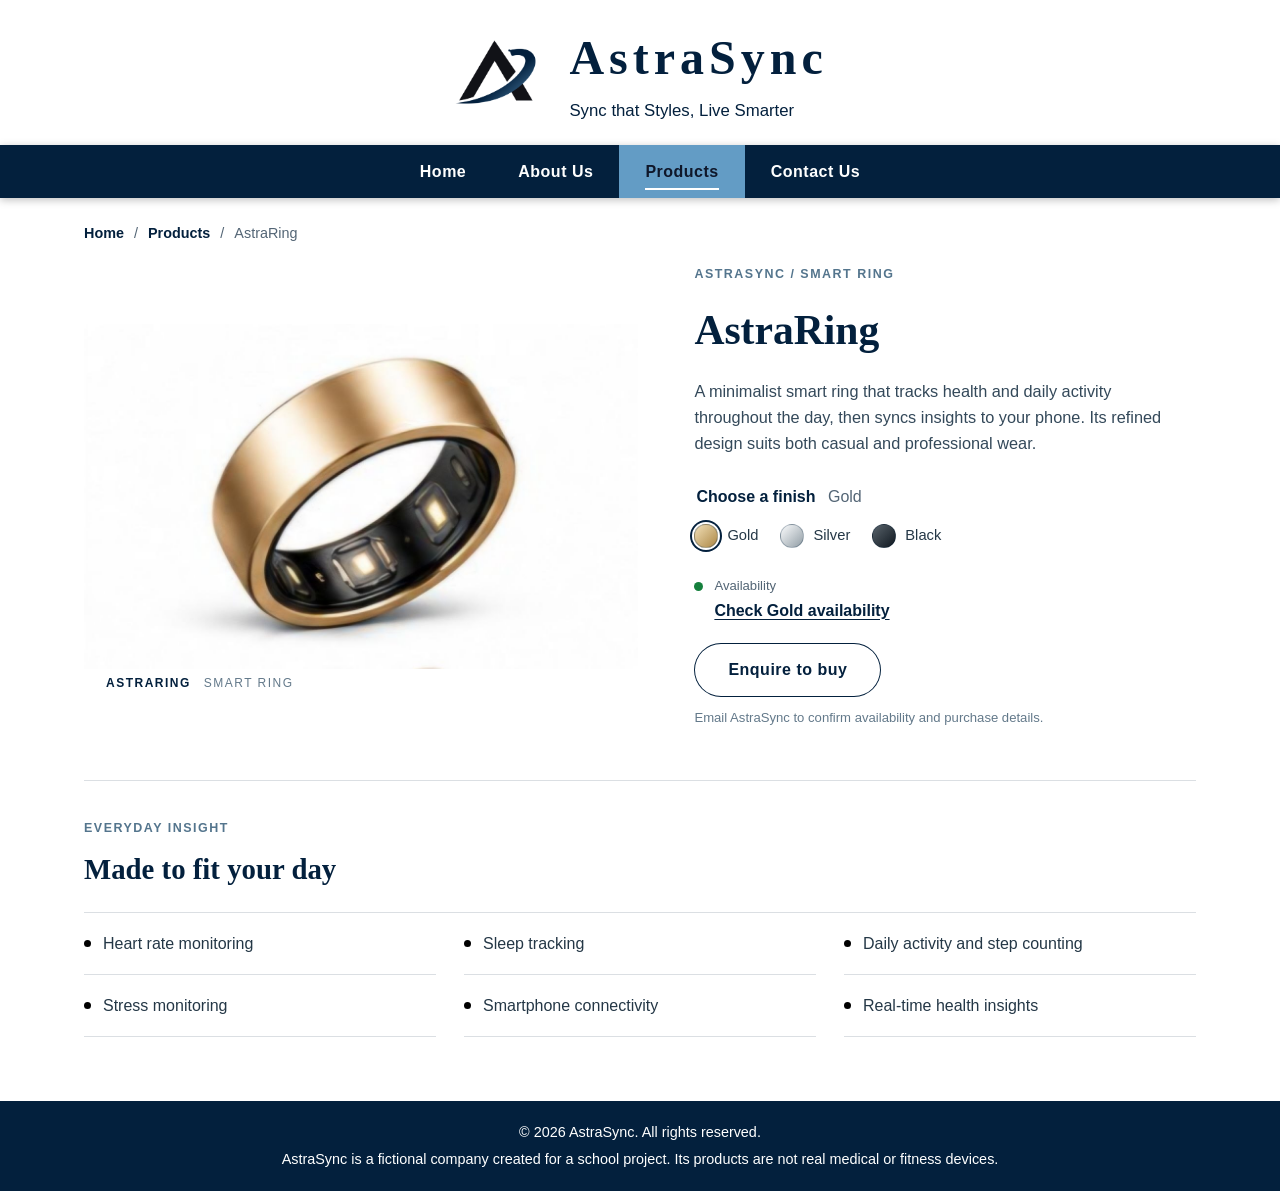
<file: products links/astraring.html>
<!DOCTYPE html>
<html lang="en">
<head>
	<meta charset="UTF-8">
	<meta name="viewport" content="width=device-width, initial-scale=1.0">
	<meta name="description" content="Explore AstraRing, the minimalist smart ring by AstraSync.">
	<title>AstraSync | AstraRing</title>
	<link rel="stylesheet" href="../style.css">
</head>
<body>
	<header>
		<img src="../images/astrasync-icon-large-transparent.png" alt="AstraSync logo" class="logo">
		<div>
			<h1 class="company-name">AstraSync</h1>
			<p class="tagline">Sync that Styles, Live Smarter</p>
		</div>
	</header>

	<nav>
		<a href="../index.html">Home</a>
		<a href="../aboutus.html">About Us</a>
		<a href="../products.html" class="active">Products</a>
		<a href="../contactus.html">Contact Us</a>
	</nav>

	<main class="ring-page">
		<div class="ring-breadcrumb" aria-label="Breadcrumb">
			<a href="../index.html">Home</a>
			<span aria-hidden="true">/</span>
			<a href="../products.html">Products</a>
			<span aria-hidden="true">/</span>
			<span aria-current="page">AstraRing</span>
		</div>

		<section class="ring-showcase" aria-labelledby="ring-title">
			<div class="ring-visual">
				<img class="product-detail-image" id="ring-image" src="../images/astraringgold.jpg" alt="AstraRing in Gold finish">
				<p class="ring-visual-caption">ASTRARING <span>SMART RING</span></p>
			</div>

			<div class="ring-details">
				<p class="ring-kicker">ASTRASYNC / SMART RING</p>
				<h2 id="ring-title">AstraRing</h2>
				<p class="ring-description">A minimalist smart ring that tracks health and daily activity throughout the day, then syncs insights to your phone. Its refined design suits both casual and professional wear.</p>

				<fieldset class="ring-finish-picker">
					<legend>Choose a finish <span id="selected-finish">Gold</span></legend>
					<div class="ring-finish-options">
						<label class="ring-finish-option">
							<input type="radio" name="ring-finish" value="gold" checked>
							<span class="ring-swatch ring-swatch-gold" aria-hidden="true"></span>
							<span>Gold</span>
						</label>
						<label class="ring-finish-option">
							<input type="radio" name="ring-finish" value="silver">
							<span class="ring-swatch ring-swatch-silver" aria-hidden="true"></span>
							<span>Silver</span>
						</label>
						<label class="ring-finish-option">
							<input type="radio" name="ring-finish" value="black">
							<span class="ring-swatch ring-swatch-black" aria-hidden="true"></span>
							<span>Black</span>
						</label>
					</div>
				</fieldset>

				<div class="ring-availability">
					<span class="availability-indicator" aria-hidden="true"></span>
					<div>
						<p>Availability</p>
						<a id="availability-link" href="mailto:astrasyncofficial@gmail.com?subject=AstraRing%20availability%20-%20Gold">Check Gold availability</a>
					</div>
				</div>

				<a id="purchase-link" class="hero-btn premium-cta ring-buy-button" href="mailto:astrasyncofficial@gmail.com?subject=AstraRing%20purchase%20enquiry%20-%20Gold">Enquire to buy</a>
				<p class="ring-purchase-note">Email AstraSync to confirm availability and purchase details.</p>
			</div>
		</section>

		<section class="ring-features" aria-labelledby="ring-features-title">
			<div class="ring-section-heading">
				<p class="ring-kicker">EVERYDAY INSIGHT</p>
				<h2 id="ring-features-title">Made to fit your day</h2>
			</div>
			<ul class="ring-feature-list">
				<li>Heart rate monitoring</li>
				<li>Sleep tracking</li>
				<li>Daily activity and step counting</li>
				<li>Stress monitoring</li>
				<li>Smartphone connectivity</li>
				<li>Real-time health insights</li>
			</ul>
		</section>
	</main>

	<footer>
		<p>&copy; 2026 AstraSync. All rights reserved.</p>
		<p>AstraSync is a fictional company created for a school project. Its products are not real medical or fitness devices.</p>
	</footer>

	<script>
		const finishes = {
			gold: { label: "Gold", dark: "#8B6A35", mid: "#C6A15B", light: "#F3DFAF" },
			silver: { label: "Silver", dark: "#78838B", mid: "#C3CCD1", light: "#F7FAFB" },
			black: { label: "Black", dark: "#101820", mid: "#303A42", light: "#7F8B92" }
		};

		const ringImage = document.querySelector("#ring-image");
		const selectedFinish = document.querySelector("#selected-finish");
		const availabilityLink = document.querySelector("#availability-link");
		const purchaseLink = document.querySelector("#purchase-link");

		document.querySelectorAll('input[name="ring-finish"]').forEach((option) => {
			option.addEventListener("change", () => {
				const finish = finishes[option.value];
				const subjectFinish = encodeURIComponent(finish.label);

				ringImage.src = `../images/astraring${option.value}.jpg`;
				ringImage.alt = `AstraRing in ${finish.label} finish`;
				selectedFinish.textContent = finish.label;
				availabilityLink.textContent = `Check ${finish.label} availability`;
				availabilityLink.href = `mailto:astrasyncofficial@gmail.com?subject=AstraRing%20availability%20-%20${subjectFinish}`;
				purchaseLink.href = `mailto:astrasyncofficial@gmail.com?subject=AstraRing%20purchase%20enquiry%20-%20${subjectFinish}`;
			});
		});

		const initialFinish = document.querySelector('input[name="ring-finish"]:checked');
		if (initialFinish) {
			initialFinish.dispatchEvent(new Event("change"));
		}
	</script>
</body>
</html>
</file>
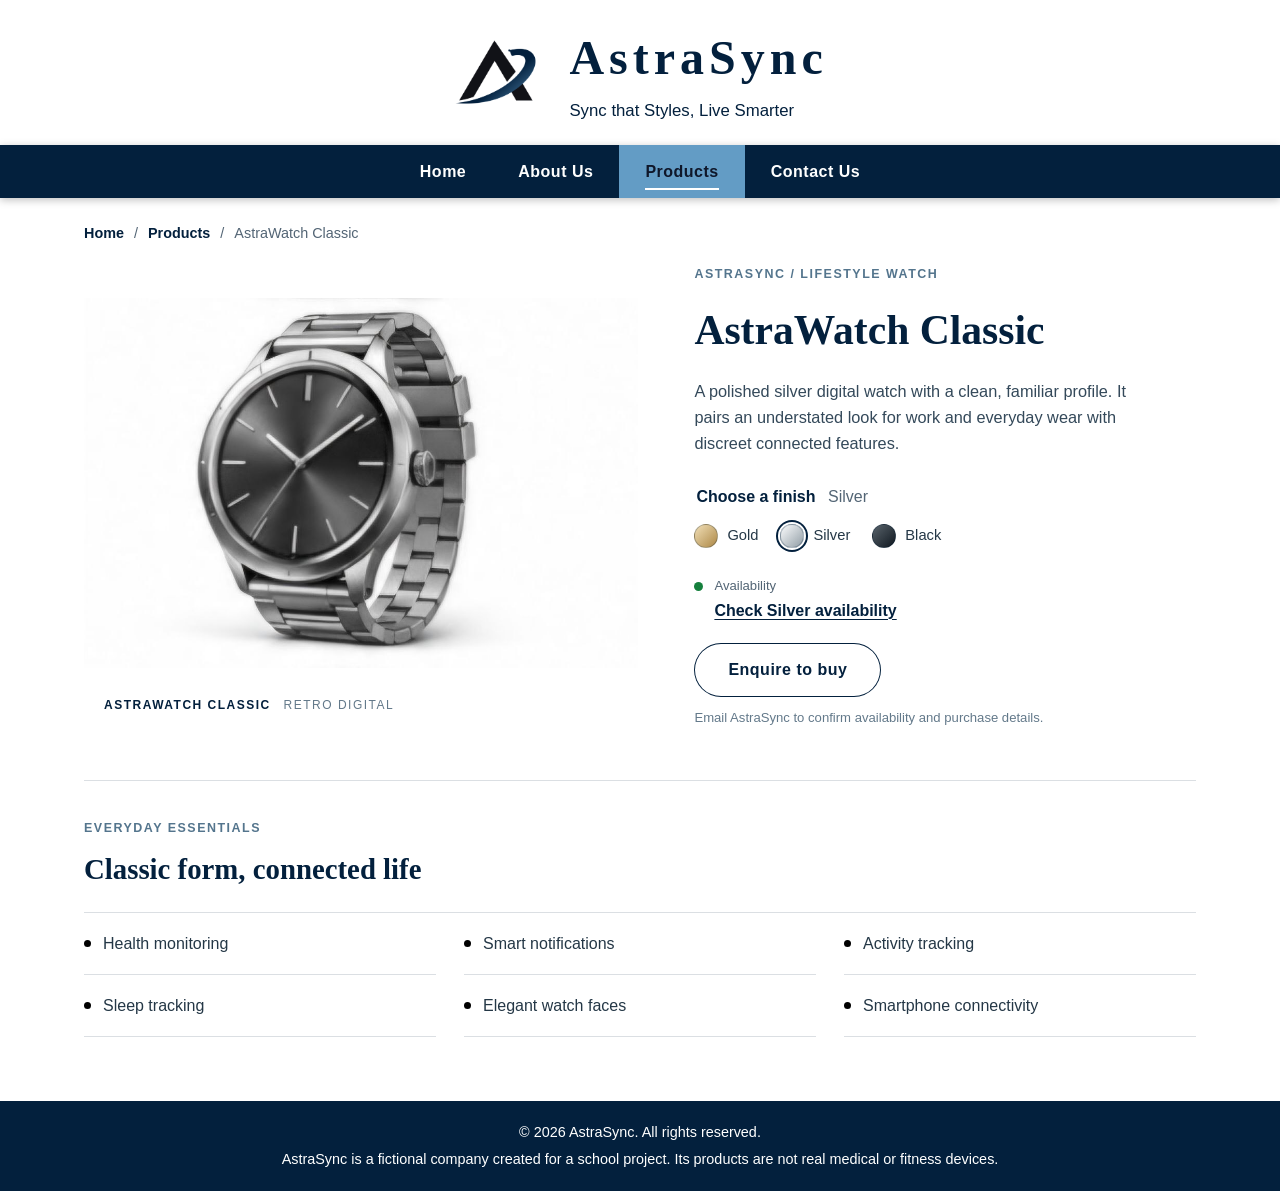
<file: products links/astrawatch.html>
<!DOCTYPE html>
<html lang="en">
<head>
	<meta charset="UTF-8">
	<meta name="viewport" content="width=device-width, initial-scale=1.0">
	<meta name="description" content="Explore AstraWatch Classic, a refined digital lifestyle watch by AstraSync.">
	<title>AstraSync | AstraWatch Classic</title>
	<link rel="stylesheet" href="../style.css">
</head>
<body>
	<header>
		<img src="../images/astrasync-icon-large-transparent.png" alt="AstraSync logo" class="logo">
		<div>
			<h1 class="company-name">AstraSync</h1>
			<p class="tagline">Sync that Styles, Live Smarter</p>
		</div>
	</header>

	<nav>
		<a href="../index.html">Home</a>
		<a href="../aboutus.html">About Us</a>
		<a href="../products.html" class="active">Products</a>
		<a href="../contactus.html">Contact Us</a>
	</nav>

	<main class="ring-page">
		<div class="ring-breadcrumb" aria-label="Breadcrumb">
			<a href="../index.html">Home</a>
			<span aria-hidden="true">/</span>
			<a href="../products.html">Products</a>
			<span aria-hidden="true">/</span>
			<span aria-current="page">AstraWatch Classic</span>
		</div>

		<section class="ring-showcase" aria-labelledby="classic-title">
			<div class="ring-visual classic-visual">
				<img class="product-detail-image" id="classic-image" src="../images/astrawatchsilver.jpg" alt="AstraWatch Classic in Silver finish">
				<p class="ring-visual-caption classic-visual-caption">ASTRAWATCH CLASSIC <span>RETRO DIGITAL</span></p>
			</div>

			<div class="ring-details">
				<p class="ring-kicker">ASTRASYNC / LIFESTYLE WATCH</p>
				<h2 id="classic-title">AstraWatch Classic</h2>
				<p class="ring-description">A polished silver digital watch with a clean, familiar profile. It pairs an understated look for work and everyday wear with discreet connected features.</p>

				<fieldset class="ring-finish-picker">
					<legend>Choose a finish <span id="classic-selected-finish">Silver</span></legend>
					<div class="ring-finish-options">
						<label class="ring-finish-option">
							<input type="radio" name="classic-finish" value="gold">
							<span class="ring-swatch ring-swatch-gold" aria-hidden="true"></span>
							<span>Gold</span>
						</label>
						<label class="ring-finish-option">
							<input type="radio" name="classic-finish" value="silver" checked>
							<span class="ring-swatch ring-swatch-silver" aria-hidden="true"></span>
							<span>Silver</span>
						</label>
						<label class="ring-finish-option">
							<input type="radio" name="classic-finish" value="black">
							<span class="ring-swatch ring-swatch-black" aria-hidden="true"></span>
							<span>Black</span>
						</label>
					</div>
				</fieldset>

				<div class="ring-availability">
					<span class="availability-indicator" aria-hidden="true"></span>
					<div>
						<p>Availability</p>
						<a id="classic-availability" href="mailto:astrasyncofficial@gmail.com?subject=AstraWatch%20Classic%20availability%20-%20Silver">Check Silver availability</a>
					</div>
				</div>

				<a id="classic-purchase" class="hero-btn premium-cta ring-buy-button" href="mailto:astrasyncofficial@gmail.com?subject=AstraWatch%20Classic%20purchase%20enquiry%20-%20Silver">Enquire to buy</a>
				<p class="ring-purchase-note">Email AstraSync to confirm availability and purchase details.</p>
			</div>
		</section>

		<section class="ring-features" aria-labelledby="classic-features-title">
			<div class="ring-section-heading">
				<p class="ring-kicker">EVERYDAY ESSENTIALS</p>
				<h2 id="classic-features-title">Classic form, connected life</h2>
			</div>
			<ul class="ring-feature-list">
				<li>Health monitoring</li>
				<li>Smart notifications</li>
				<li>Activity tracking</li>
				<li>Sleep tracking</li>
				<li>Elegant watch faces</li>
				<li>Smartphone connectivity</li>
			</ul>
		</section>
	</main>

	<footer>
		<p>&copy; 2026 AstraSync. All rights reserved.</p>
		<p>AstraSync is a fictional company created for a school project. Its products are not real medical or fitness devices.</p>
	</footer>

	<script>
		const finishes = {
			gold: { label: "Gold", dark: "#8B6A35", mid: "#C6A15B", light: "#F3DFAF" },
			silver: { label: "Silver", dark: "#78838B", mid: "#C3CCD1", light: "#F7FAFB" },
			black: { label: "Black", dark: "#101820", mid: "#303A42", light: "#7F8B92" }
		};

		const classicImage = document.querySelector("#classic-image");
		const selectedFinish = document.querySelector("#classic-selected-finish");
		const availabilityLink = document.querySelector("#classic-availability");
		const purchaseLink = document.querySelector("#classic-purchase");

		document.querySelectorAll('input[name="classic-finish"]').forEach((option) => {
			option.addEventListener("change", () => {
				const finish = finishes[option.value];
				const subjectFinish = encodeURIComponent(finish.label);

				classicImage.src = `../images/astrawatch${option.value}.jpg`;
				classicImage.alt = `AstraWatch Classic in ${finish.label} finish`;
				selectedFinish.textContent = finish.label;
				availabilityLink.textContent = `Check ${finish.label} availability`;
				availabilityLink.href = `mailto:astrasyncofficial@gmail.com?subject=AstraWatch%20Classic%20availability%20-%20${subjectFinish}`;
				purchaseLink.href = `mailto:astrasyncofficial@gmail.com?subject=AstraWatch%20Classic%20purchase%20enquiry%20-%20${subjectFinish}`;
			});
		});

		const initialFinish = document.querySelector('input[name="classic-finish"]:checked');
		if (initialFinish) {
			initialFinish.dispatchEvent(new Event("change"));
		}
	</script>
</body>
</html>
</file>
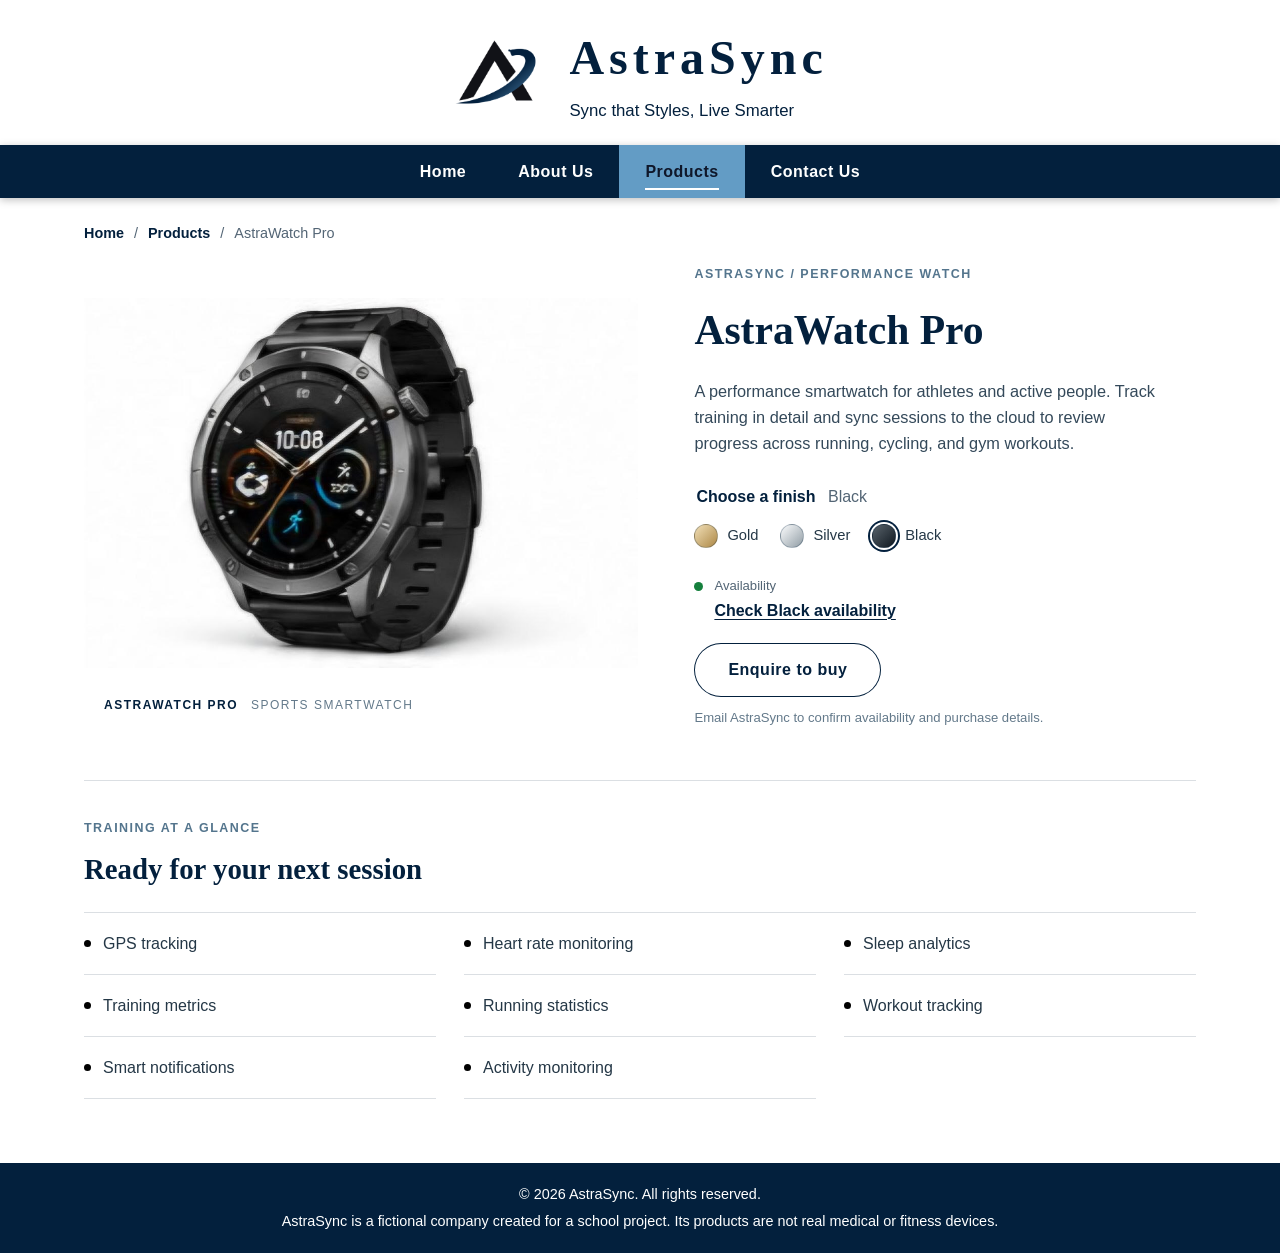
<file: products links/astrawatchpro.html>
<!DOCTYPE html>
<html lang="en">
<head>
	<meta charset="UTF-8">
	<meta name="viewport" content="width=device-width, initial-scale=1.0">
	<meta name="description" content="Explore AstraWatch Pro, the performance smartwatch by AstraSync.">
	<title>AstraSync | AstraWatch Pro</title>
	<link rel="stylesheet" href="../style.css">
</head>
<body>
	<header>
		<img src="../images/astrasync-icon-large-transparent.png" alt="AstraSync logo" class="logo">
		<div>
			<h1 class="company-name">AstraSync</h1>
			<p class="tagline">Sync that Styles, Live Smarter</p>
		</div>
	</header>

	<nav>
		<a href="../index.html">Home</a>
		<a href="../aboutus.html">About Us</a>
		<a href="../products.html" class="active">Products</a>
		<a href="../contactus.html">Contact Us</a>
	</nav>

	<main class="ring-page">
		<div class="ring-breadcrumb" aria-label="Breadcrumb">
			<a href="../index.html">Home</a>
			<span aria-hidden="true">/</span>
			<a href="../products.html">Products</a>
			<span aria-hidden="true">/</span>
			<span aria-current="page">AstraWatch Pro</span>
		</div>

		<section class="ring-showcase" aria-labelledby="watch-title">
			<div class="ring-visual watch-visual">
				<img class="product-detail-image" id="watch-image" src="../images/astrawatchproblack.jpg" alt="AstraWatch Pro in Black finish">
				<p class="ring-visual-caption watch-visual-caption">ASTRAWATCH PRO <span>SPORTS SMARTWATCH</span></p>
			</div>

			<div class="ring-details">
				<p class="ring-kicker">ASTRASYNC / PERFORMANCE WATCH</p>
				<h2 id="watch-title">AstraWatch Pro</h2>
				<p class="ring-description">A performance smartwatch for athletes and active people. Track training in detail and sync sessions to the cloud to review progress across running, cycling, and gym workouts.</p>

				<fieldset class="ring-finish-picker">
					<legend>Choose a finish <span id="selected-finish">Black</span></legend>
					<div class="ring-finish-options">
						<label class="ring-finish-option">
							<input type="radio" name="watch-finish" value="gold">
							<span class="ring-swatch ring-swatch-gold" aria-hidden="true"></span>
							<span>Gold</span>
						</label>
						<label class="ring-finish-option">
							<input type="radio" name="watch-finish" value="silver">
							<span class="ring-swatch ring-swatch-silver" aria-hidden="true"></span>
							<span>Silver</span>
						</label>
						<label class="ring-finish-option">
							<input type="radio" name="watch-finish" value="black" checked>
							<span class="ring-swatch ring-swatch-black" aria-hidden="true"></span>
							<span>Black</span>
						</label>
					</div>
				</fieldset>

				<div class="ring-availability">
					<span class="availability-indicator" aria-hidden="true"></span>
					<div>
						<p>Availability</p>
						<a id="availability-link" href="mailto:astrasyncofficial@gmail.com?subject=AstraWatch%20Pro%20availability%20-%20Black">Check Black availability</a>
					</div>
				</div>

				<a id="purchase-link" class="hero-btn premium-cta ring-buy-button" href="mailto:astrasyncofficial@gmail.com?subject=AstraWatch%20Pro%20purchase%20enquiry%20-%20Black">Enquire to buy</a>
				<p class="ring-purchase-note">Email AstraSync to confirm availability and purchase details.</p>
			</div>
		</section>

		<section class="ring-features" aria-labelledby="watch-features-title">
			<div class="ring-section-heading">
				<p class="ring-kicker">TRAINING AT A GLANCE</p>
				<h2 id="watch-features-title">Ready for your next session</h2>
			</div>
			<ul class="ring-feature-list">
				<li>GPS tracking</li>
				<li>Heart rate monitoring</li>
				<li>Sleep analytics</li>
				<li>Training metrics</li>
				<li>Running statistics</li>
				<li>Workout tracking</li>
				<li>Smart notifications</li>
				<li>Activity monitoring</li>
			</ul>
		</section>
	</main>

	<footer>
		<p>&copy; 2026 AstraSync. All rights reserved.</p>
		<p>AstraSync is a fictional company created for a school project. Its products are not real medical or fitness devices.</p>
	</footer>

	<script>
		const finishes = {
			gold: { label: "Gold", dark: "#8B6A35", mid: "#C6A15B", light: "#F3DFAF" },
		silver: { label: "Silver", dark: "#78838B", mid: "#C3CCD1", light: "#F7FAFB" },
		black: { label: "Black", dark: "#101820", mid: "#303A42", light: "#7F8B92" }
		};

		const watchImage = document.querySelector("#watch-image");
		const selectedFinish = document.querySelector("#selected-finish");
		const availabilityLink = document.querySelector("#availability-link");
		const purchaseLink = document.querySelector("#purchase-link");

		document.querySelectorAll('input[name="watch-finish"]').forEach((option) => {
			option.addEventListener("change", () => {
				const finish = finishes[option.value];
				const subjectFinish = encodeURIComponent(finish.label);

				watchImage.src = `../images/astrawatchpro${option.value}.jpg`;
				watchImage.alt = `AstraWatch Pro in ${finish.label} finish`;
				selectedFinish.textContent = finish.label;
				availabilityLink.textContent = `Check ${finish.label} availability`;
				availabilityLink.href = `mailto:astrasyncofficial@gmail.com?subject=AstraWatch%20Pro%20availability%20-%20${subjectFinish}`;
				purchaseLink.href = `mailto:astrasyncofficial@gmail.com?subject=AstraWatch%20Pro%20purchase%20enquiry%20-%20${subjectFinish}`;
			});
		});

		const initialFinish = document.querySelector('input[name="watch-finish"]:checked');
		if (initialFinish) {
			initialFinish.dispatchEvent(new Event("change"));
		}
	</script>
</body>
</html>
</file>
<file: style.css>
/* Shared stylesheet for AstraSync pages. */

/* ===== GENERAL ===== */
* {
  box-sizing: border-box;
}

body {
  margin: 0;
  font-family: "Segoe UI", Arial, sans-serif;
  line-height: 1.6;
  color: #1b1320;
  background-color: #ffffff;
  display: flex;
  flex-direction: column;
  min-height: 100vh;
}

h2, h3 {
  font-family: Georgia, "Times New Roman", serif;
  color: #1b1320;
}

/* ===== HEADER ===== */
header {
  display: flex;
  align-items: center;
  justify-content: center;
  gap: 30px;
  padding: 20px;
  background-color: #ffffff;
  color: #03203D;
}

.logo {
  height: 70px;
  width: auto;
}

header h1 {
  margin: 0;
  font-family: Georgia, "Times New Roman", serif;
  font-size: 3rem;
  letter-spacing: 5px;
}

#company-name {
  font-size: 3rem;
}

.company-name {
  font-family: "Britannic Bold", Georgia, serif;
}

.tagline {
  margin: 1px 0 0 0;
  font-size: 1.05rem;
  color: #03203D;
}

/* ===== NAVIGATION ===== */
nav {
  position: sticky;
  top: 0;
  z-index: 10;
  display: flex;
  flex-wrap: wrap;
  justify-content: center;
  background-color: #03203D;
  box-shadow: 0 2px 8px rgba(0, 0, 0, 0.25);
}

nav a {
  position: relative;
  color: #ffffff;
  text-decoration: none;
  font-weight: bold;
  letter-spacing: 0.5px;
  padding: 14px 26px;
  transition: background-color 0.25s ease;
}

nav a::after {
  content: "";
  position: absolute;
  left: 26px;
  right: 26px;
  bottom: 8px;
  height: 2px;
  background-color: #ffffff;
  transform: scaleX(0);
  transition: transform 0.25s ease;
}

nav a:hover {
  color: #03203D;
  background-color: #639CC5;
}

nav a.active {
  color: #0F172A;
  background-color: #639CC5;
}

nav a:hover::after, nav a.active::after {
  transform: scaleX(1);
}

/* ===== HERO ===== */
.hero {
  width: 100%;
  padding: 90px 20px;
  background-color: #03203D;
  background-image: radial-gradient(circle at 85% 15%, rgba(99, 156, 197, 0.20), transparent 45%), linear-gradient(135deg, #03203D 0%, #03203D 60%, #639CC5 100%);
  color: #ffffff;
  text-align: center;
}

.hero-small {
  padding: 60px 20px;
}

.hero h2 {
  margin: 0 0 16px 0;
  color: #ffffff;
  font-size: clamp(2rem, 4vw, 3.1rem);
  letter-spacing: 0.5px;
}

.hero h2::after {
  content: "";
  display: block;
  width: 70px;
  height: 3px;
  margin: 18px auto 0;
  background-color: #fcfcfc;
}

.hero p {
  max-width: 800px;
  margin: 5px auto;
  font-size: 1.1rem;
  color: #ffffff;
}

.hero-btn {
  display: inline-block;
  margin-top: 26px;
  padding: 14px 34px;
  background-color: #639CC5;
  color: #03203D;
  font-weight: bold;
  text-decoration: none;
  letter-spacing: 0.5px;
  border-radius: 30px;
  transition: transform 0.2s ease, box-shadow 0.2s ease, background-color 0.2s ease;
}

.hero-btn:hover {
  background-color: #639CC5;
  transform: translateY(-3px);
  box-shadow: 0 8px 18px rgba(0, 0, 0, 0.35);
}

.hero-btn.premium-cta {
  background-color: transparent;
  color: #FFFFFF;
  box-shadow: inset 0 0 0 1px #FFFFFF;
  transition: background-color 0.25s ease, color 0.25s ease, transform 0.25s ease;
}

.hero-btn.premium-cta:hover {
  background-color: #FFFFFF;
  color: #0F172A;
  transform: translateY(-2px);
  box-shadow: none;
}

/* ===== MAIN CONTENT ===== */
main {
  flex: 1;
  width: 100%;
  max-width: 1100px;
  margin: 40px auto;
  padding: 0 20px;
}

.card {
  background-color: #ffffff;
  padding: 26px;
  margin-bottom: 25px;
  border-top: 4px solid #639CC5;
  border-radius: 8px;
  box-shadow: 0 4px 14px rgba(3, 32, 61, 0.18);
  transition: transform 0.25s ease, box-shadow 0.25s ease;
}

.card:hover {
  transform: translateY(-6px);
  box-shadow: 0 16px 30px rgba(3, 32, 61, 0.28);
}

.card h2 {
  margin-top: 0;
  font-size: 1.35rem;
  line-height: 1.3;
}

.card-row {
  display: flex;
  flex-wrap: wrap;
  gap: 25px;
  margin-bottom: 25px;
}

.card-row .card {
  flex: 1 1 280px;
  margin-bottom: 0;
}

.section-title {
  text-align: center;
  font-size: 1.8rem;
  margin: 45px 0 25px 0;
}

/* ===== HOME PAGE PRODUCT TILES ===== */
#range {
  margin-bottom: 10px;
}

.range-grid {
  display: grid;
  grid-template-columns: repeat(auto-fit, minmax(190px, 1fr));
  gap: 20px;
}

.range-tile {
  display: block;
  overflow: hidden;
  background-color: #ffffff;
  color: #1b1320;
  text-decoration: none;
  border-radius: 10px;
  box-shadow: 0 4px 14px rgba(3, 32, 61, 0.18);
  transition: transform 0.48s cubic-bezier(0.22, 1, 0.36, 1), box-shadow 0.48s cubic-bezier(0.22, 1, 0.36, 1);
}

.range-tile:hover {
  position: relative;
  z-index: 1;
  transform: translateY(-6px) scale(1.05);
  box-shadow: 0 16px 30px rgba(3, 32, 61, 0.28);
}

.range-tile img {
  display: block;
  width: 100%;
  height: 150px;
  object-fit: cover;
  transition: transform 0.4s ease;
}

.range-tile:hover img {
  transform: scale(1.06);
}

.range-tile span {
  display: block;
  padding: 12px 14px;
  font-weight: bold;
}

/* ===== ABOUT PAGE ===== */
#logo-meaning {
  display: flex;
  flex-wrap: wrap;
  align-items: center;
  gap: 30px;
}

.logo-large {
  width: 150px;
  height: auto;
}

.logo-text {
  flex: 1 1 300px;
}

/* ===== TABLES ===== */
.table-wrap {
  overflow-x: auto;
}

.info-table {
  width: 800px;
  min-width: 600px;
  margin: 10px auto;
  border-collapse: collapse;
}

.info-table th, .info-table td {
  border: 1px solid rgba(3, 32, 61, 0.20);
  padding: 12px;
  text-align: left;
  vertical-align: top;
}

.info-table th {
  background-color: #03203D;
  color: #ffffff;
}

.info-table tr:nth-child(even) {
  background-color: rgba(99, 156, 197, 0.12);
}

#team-table td:first-child {
  font-weight: bold;
}

#contact-table td:first-child {
  font-weight: bold;
  width: 30%;
}

/* ===== PRODUCT GALLERY ===== */
#product-gallery {
  display: flex;
  flex-wrap: wrap;
  justify-content: center;
  gap: 25px;
}

.product-card {
  flex: 1 1 300px;
  max-width: 340px;
  margin-bottom: 0;
  padding: 0 0 20px 0;
  overflow: hidden;
}

main a.product-card-link {
  display: flex;
  flex: 1 1 300px;
  max-width: 340px;
  color: inherit;
  font-weight: normal;
  text-decoration: none;
}

main a.product-card-link:focus-visible {
  outline-color: #03203D;
}

main a.product-card-link .product-card {
  width: 100%;
  flex: 1;
}

.product-card img {
  display: block;
  width: 100%;
  height: 220px;
  object-fit: cover;
}

.product-card h3 {
  margin: 16px 20px 6px 20px;
  font-size: 1.35rem;
}

.product-card p {
  margin: 6px 20px;
  font-size: 0.95rem;
}

.features {
  color: #03203D;
}

/* ===== PAGE INTRO ===== */
.page-intro {
  text-align: center;
  max-width: 700px;
  margin: 0 auto 30px auto;
}

/* ===== LINKS AND FOCUS ===== */
main a {
  color: #03203D;
  font-weight: bold;
}

main a.range-tile {
  color: #1b1320;
}

a:focus-visible {
  outline: 3px solid #639CC5;
  outline-offset: 2px;
}

main a:focus-visible {
  outline-color: #03203D;
}

/* ===== FOOTER ===== */
footer {
  padding: 16px 20px;
  text-align: center;
  background-color: #03203D;
  color: #ffffff;
  font-size: 0.9rem;
}

footer p {
  margin: 4px 0;
}

/* ===== ANIMATIONS ===== */
@keyframes hero-in {
  from { opacity: 0; transform: translateY(14px); }
  to { opacity: 1; transform: none; }
}

.hero h2, .hero p, .hero-btn {
  animation: hero-in 0.7s ease both;
}

/* Respect reduced-motion preferences. */
@media (prefers-reduced-motion: reduce) {
  * { animation: none !important; transition: none !important; }
}

/* ===== SHARED RESPONSIVE RULES ===== */
@media (max-width: 600px) {
  header { flex-direction: column; text-align: center; gap: 10px; }
  header h1 { font-size: 2.2rem; letter-spacing: 3px; }
  #company-name { font-size: 2.2rem; }
  nav a { padding: 12px 14px; }
  nav a::after { left: 14px; right: 14px; }
  .hero { padding: 60px 16px; }
}

/* ===== PRODUCT DETAIL PAGES ===== */
.ring-page {
  flex: 1;
  width: 100%;
  max-width: 1160px;
  margin: 0 auto;
  padding: 24px 24px 64px;
}

.ring-breadcrumb {
  display: flex;
  align-items: center;
  gap: 10px;
  margin-bottom: 20px;
  color: #536575;
  font-size: 0.9rem;
}

.ring-breadcrumb a {
  color: #03203D;
  text-decoration: none;
}

.ring-showcase {
  display: grid;
  grid-template-columns: minmax(0, 1.05fr) minmax(320px, 0.95fr);
  align-items: center;
  gap: 56px;
  padding: 0 0 52px;
  border-bottom: 1px solid rgba(3, 32, 61, 0.14);
}

.ring-visual {
  position: relative;
  display: grid;
  min-height: 430px;
  place-items: center;
  overflow: hidden;
  background-color: #ffffff;
}

.product-detail-image {
  display: block;
  width: min(100%, 560px);
  height: 410px;
  object-fit: contain;
}

.ring-visual-caption {
  position: absolute;
  bottom: 18px;
  left: 22px;
  margin: 0;
  color: #03203D;
  font-size: 0.75rem;
  font-weight: bold;
  letter-spacing: 1.5px;
}

.ring-visual-caption span {
  margin-left: 8px;
  color: #63798a;
  font-weight: normal;
}

.ring-kicker {
  margin: 0 0 12px;
  color: #54758d;
  font-size: 0.78rem;
  font-weight: bold;
  letter-spacing: 1.5px;
}

.ring-details h2,
.ring-section-heading h2 {
  margin: 0;
  color: #03203D;
  font-family: Georgia, "Times New Roman", serif;
}

.ring-details h2 {
  font-size: 2.6rem;
}

.ring-description {
  max-width: 470px;
  margin: 14px 0 28px;
  color: #34495a;
  font-size: 1.02rem;
}

.ring-finish-picker {
  margin: 0;
  padding: 0;
  border: 0;
}

.ring-finish-picker legend {
  margin-bottom: 14px;
  color: #03203D;
  font-weight: bold;
}

.ring-finish-picker legend span {
  margin-left: 8px;
  color: #536575;
  font-weight: normal;
}

.ring-finish-options {
  display: flex;
  flex-wrap: wrap;
  gap: 22px;
}

.ring-finish-option {
  position: relative;
  display: flex;
  align-items: center;
  gap: 9px;
  cursor: pointer;
  color: #243746;
  font-size: 0.92rem;
}

.ring-finish-option input {
  position: absolute;
  width: 1px;
  height: 1px;
  opacity: 0;
}

.ring-swatch {
  width: 24px;
  aspect-ratio: 1;
  border: 1px solid rgba(3, 32, 61, 0.25);
  border-radius: 50%;
}

.ring-swatch-gold {
  background: linear-gradient(135deg, #f1dfb7, #ad8846);
}

.ring-swatch-silver {
  background: linear-gradient(135deg, #fbfcfd, #929ea6);
}

.ring-swatch-black {
  background: linear-gradient(135deg, #59636b, #101820);
}

.ring-finish-option input:checked + .ring-swatch {
  box-shadow: 0 0 0 2px #ffffff, 0 0 0 4px #03203D;
}

.ring-finish-option input:focus-visible + .ring-swatch {
  outline: 3px solid #639CC5;
  outline-offset: 5px;
}

.ring-availability {
  display: flex;
  align-items: flex-start;
  gap: 11px;
  margin: 27px 0 20px;
}

.availability-indicator {
  width: 9px;
  height: 9px;
  flex: 0 0 9px;
  margin-top: 7px;
  border-radius: 50%;
  background: #15803D;
}

.ring-availability p {
  margin: 0 0 2px;
  color: #536575;
  font-size: 0.82rem;
}

.ring-availability a {
  color: #03203D;
  font-weight: bold;
  text-decoration-thickness: 1px;
  text-underline-offset: 3px;
}

.ring-buy-button {
  margin-top: 0;
}

.hero-btn.premium-cta.ring-buy-button {
  color: #03203D;
  box-shadow: inset 0 0 0 1px #03203D;
}

.hero-btn.premium-cta.ring-buy-button:hover {
  background-color: #03203D;
  color: #ffffff;
  transform: translateY(-2px);
  box-shadow: 0 8px 18px rgba(3, 32, 61, 0.18);
}

.ring-purchase-note {
  margin: 10px 0 0;
  color: #63798a;
  font-size: 0.82rem;
}

.ring-features {
  padding-top: 38px;
}

.ring-section-heading {
  margin-bottom: 20px;
}

.ring-section-heading .ring-kicker {
  margin-bottom: 7px;
}

.ring-section-heading h2 {
  font-size: 1.8rem;
}

.ring-feature-list {
  display: grid;
  grid-template-columns: repeat(3, minmax(0, 1fr));
  gap: 0 28px;
  margin: 0;
  padding: 0;
  border-top: 1px solid rgba(3, 32, 61, 0.14);
  list-style: none;
}

.ring-feature-list li {
  display: flex;
  align-items: center;
  gap: 12px;
  min-height: 62px;
  border-bottom: 1px solid rgba(3, 32, 61, 0.14);
  color: #243746;
}

.ring-feature-list li::before {
  width: 7px;
  height: 7px;
  flex: 0 0 7px;
  border-radius: 50%;
  background: #000000;
  content: "";
}

/* Responsive layout for product detail pages. */
@media (max-width: 820px) {
  .ring-showcase {
    grid-template-columns: minmax(0, 1fr);
    gap: 34px;
  }

  .ring-visual {
    min-height: 360px;
  }

  .ring-details {
    max-width: 620px;
  }
}

@media (max-width: 600px) {
  .ring-page {
    padding: 18px 16px 44px;
  }

  .ring-showcase {
    gap: 28px;
    padding-bottom: 36px;
  }

  .ring-visual {
    min-height: 300px;
  }

  .product-detail-image {
    height: 290px;
  }

  .ring-details h2 {
    font-size: 2.2rem;
  }

  .ring-feature-list {
    grid-template-columns: minmax(0, 1fr);
  }
}

.watch-visual {
  display: flex;
  flex-direction: column;
  justify-content: center;
  gap: 8px;
}

.watch-visual-caption {
  position: static;
  align-self: stretch;
  margin: 0 20px;
}

.classic-visual,
.band-visual {
  display: flex;
  flex-direction: column;
  justify-content: center;
  gap: 8px;
}

.classic-visual-caption,
.band-visual-caption {
  position: static;
  align-self: stretch;
  margin: 0 20px;
}
</file>
